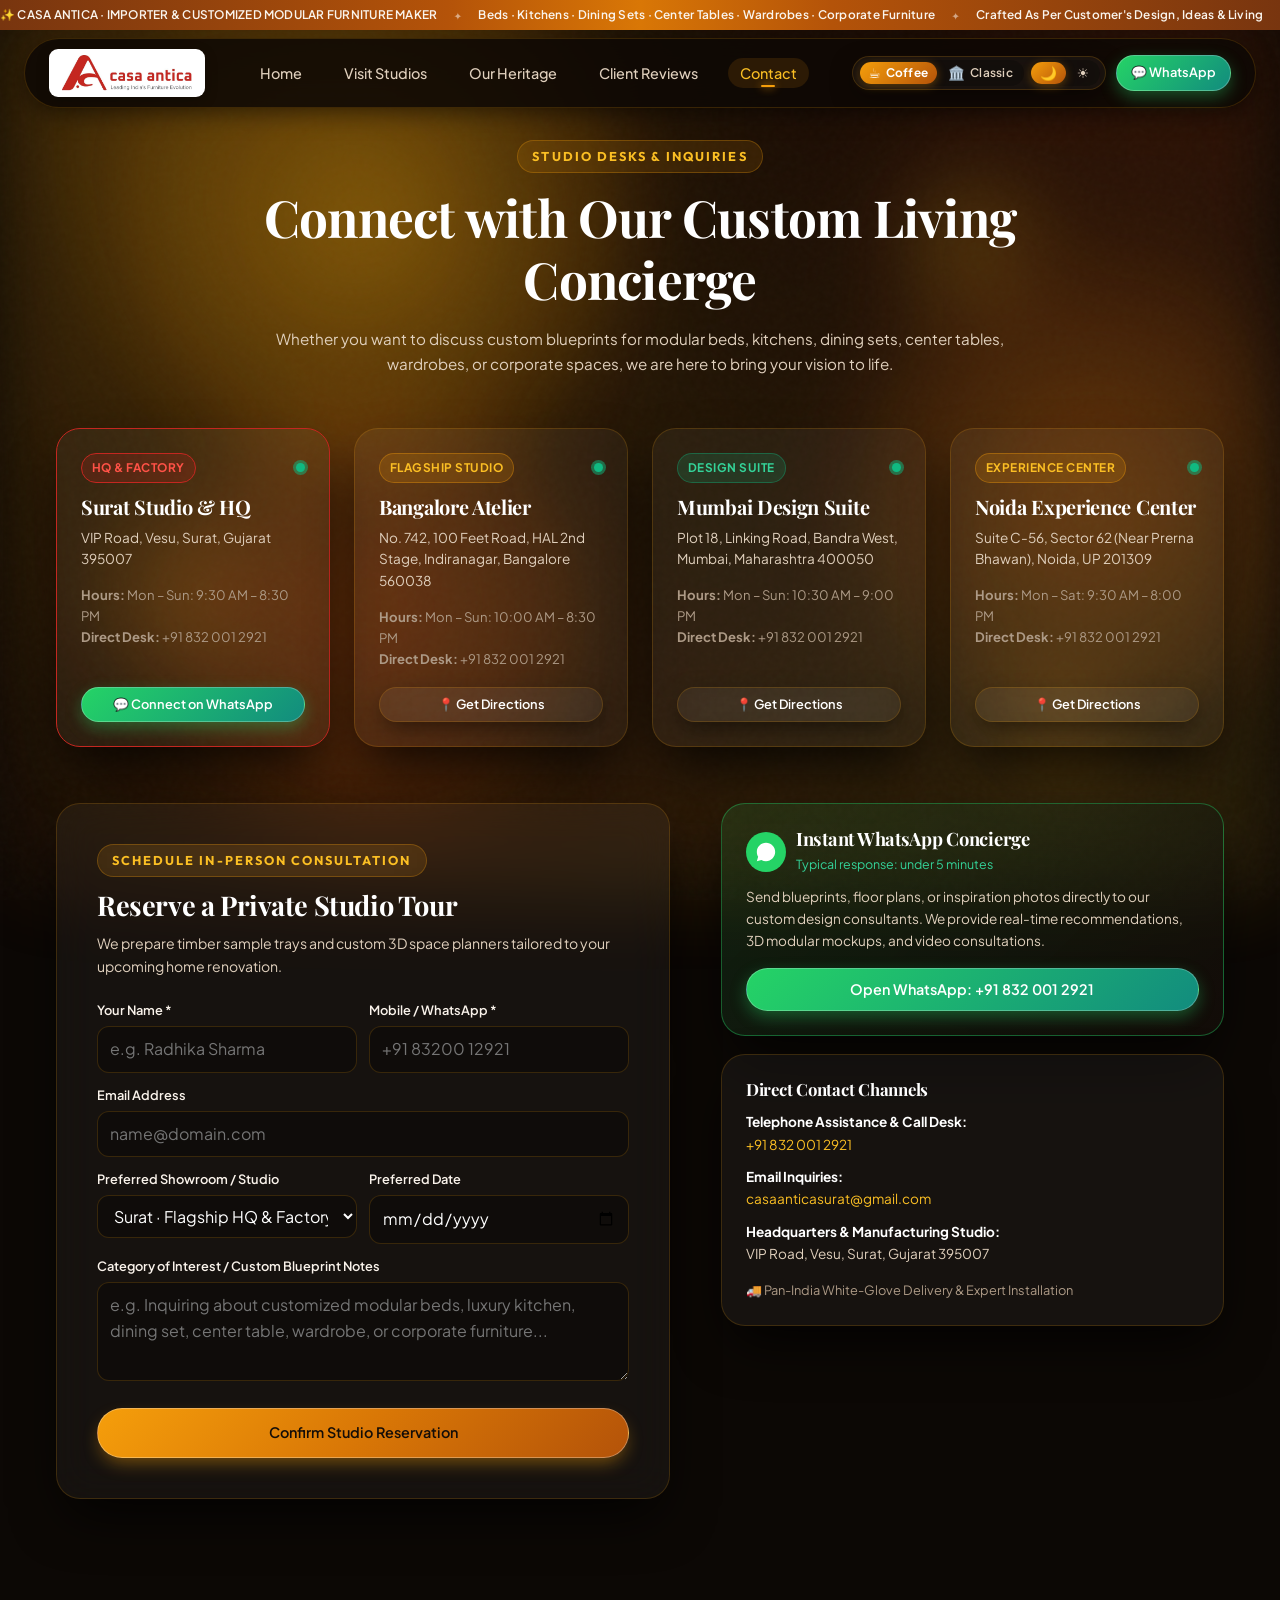
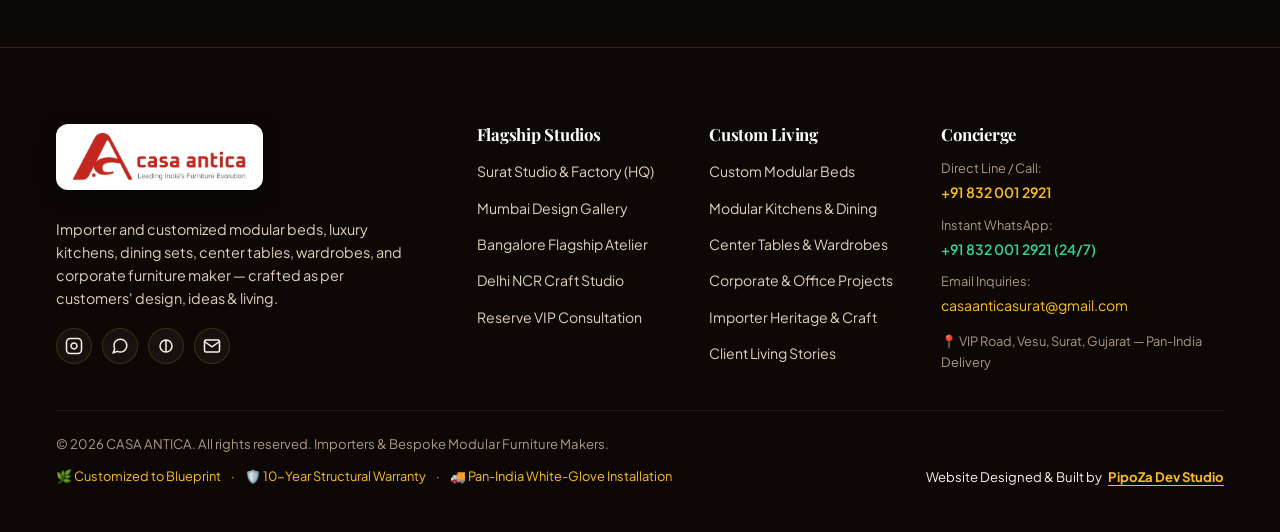
<file: contact.html>
<!DOCTYPE html>
<html lang="en" data-theme="dark">
<head>
  <meta charset="UTF-8">
  <meta name="viewport" content="width=device-width, initial-scale=1.0">
  <title>Contact & Showroom Studios — CASA ANTICA | Crafted by PipoZa Dev Studio</title>
  <meta name="description" content="Connect with CASA ANTICA concierge. Importer & customized modular furniture maker. Surat HQ, Bangalore, Mumbai, Noida. WhatsApp: +91 832 001 2921.">
  
  <link rel="icon" type="image/png" href="logo-symbol.png">

  <!-- Main Folder Stylesheets (No Sub-Folders) -->
  <link rel="stylesheet" href="style.css">
  <link rel="stylesheet" href="components.css">
  <link rel="stylesheet" href="animations.css">
  <link rel="stylesheet" href="responsive.css">

  <!-- Immediate Theme & Clean URL Initializer (Eliminates Flash & Cleans URL Bar to /index, /products) -->
  <script>
      try {
        let savedMode = localStorage.getItem('casa-mode') || 'coffee';
        let savedTheme = localStorage.getItem('casa-theme') || 'dark';
        if (savedTheme === 'classic') { savedMode = 'classic'; savedTheme = 'light'; }
        else if (savedTheme === 'default') { savedTheme = 'dark'; }
        if (!['coffee', 'classic'].includes(savedMode)) savedMode = 'coffee';
        if (!['dark', 'light'].includes(savedTheme)) savedTheme = 'dark';
        document.documentElement.setAttribute('data-mode', savedMode);
        document.documentElement.setAttribute('data-theme', savedTheme);
        document.documentElement.setAttribute('data-palette', savedMode + '-' + savedTheme);
      } catch (e) {}

        if (window.location.protocol.startsWith('http')) {
          const pathname = window.location.pathname;

          let baseDir = '/';
          if (window.location.hostname.endsWith('github.io')) {
            const parts = pathname.split('/').filter(Boolean);
            const userDomainPrefix = window.location.hostname.split('.')[0];
            if (parts.length > 0 && parts[0] !== userDomainPrefix) {
              baseDir = '/' + parts[0] + '/';
            }
          } else {
            const knownPages = ['index', 'home', 'experience-studios', 'about', 'reviews', 'contact'];
            const cleanPath = pathname.replace(/\/+$/, '');
            const lastSlash = cleanPath.lastIndexOf('/');
            const lastSegment = (lastSlash !== -1) ? cleanPath.substring(lastSlash + 1) : cleanPath;
            const cleanSegment = lastSegment.replace(/\.html$/, '');

            if (knownPages.includes(cleanSegment)) {
              baseDir = (lastSlash !== -1) ? cleanPath.substring(0, lastSlash + 1) : '/';
            } else {
              baseDir = cleanPath ? (cleanPath + '/') : '/';
            }
          }

          const cleanPath = pathname.replace(/\/+$/, '');
          const lastSlash = cleanPath.lastIndexOf('/');
          const lastSegment = (lastSlash !== -1) ? cleanPath.substring(lastSlash + 1) : cleanPath;
          const cleanSegment = lastSegment.replace(/\.html$/, '');

          let pageSlug = 'index';
          if (['experience-studios', 'about', 'reviews', 'contact'].includes(cleanSegment)) {
            pageSlug = cleanSegment;
          }

          const targetUrl = baseDir + pageSlug;
          if (pathname !== targetUrl) {
            window.history.replaceState(null, '', targetUrl + window.location.search + window.location.hash);
          }
        }
      } catch (e) {}
    })();
  </script>
</head>
<body>

  <div class="grain-overlay"></div>

  <!-- Ambient Moving Liquid Glass Canvas Background with Moving Color Gems -->
  <div class="ambient-bg" aria-hidden="true">
    <div class="ambient-mesh"></div>
    <div class="liquid-blob blob-amber-1"></div>
    <div class="liquid-blob blob-caramel-1"></div>
    <div class="liquid-blob blob-copper-1"></div>
    <div class="liquid-gem gem-amber"></div>
    <div class="liquid-gem gem-caramel"></div>
    <div class="liquid-gem gem-bronze"></div>
  </div>

  <!-- Top Announcement Bar (Continuous Luxury Marquee Ticker) -->
  <aside class="announcement-bar" aria-label="Craftsmanship Guild Announcement">
    <div class="announcement-track">
      <div class="announcement-slide">
        <span>✨ CASA ANTICA · IMPORTER & CUSTOMIZED MODULAR FURNITURE MAKER</span>
        <span class="ticker-sep">✦</span>
        <span>Beds · Kitchens · Dining Sets · Center Tables · Wardrobes · Corporate Furniture</span>
        <span class="ticker-sep">✦</span>
        <span>Crafted As Per Customer's Design, Ideas & Living</span>
        <span class="ticker-sep">✦</span>
        <span>Surat HQ & Pan-India Studios</span>
        <span class="ticker-sep">✦</span>
        <span class="pipoza-pill">Crafted by <a href="https://pipoza.s.gy/pipoza.in" target="_blank" rel="noopener">PipoZa Dev Studio</a></span>
        <span class="ticker-sep">✦</span>
        <span>📞 WhatsApp: +91 832 001 2921</span>
        <span class="ticker-sep">✦</span>
        <span>✉️ casaanticasurat@gmail.com</span>
        <span class="ticker-sep">✦</span>
      </div>
      <div class="announcement-slide" aria-hidden="true">
        <span>✨ CASA ANTICA · IMPORTER & CUSTOMIZED MODULAR FURNITURE MAKER</span>
        <span class="ticker-sep">✦</span>
        <span>Beds · Kitchens · Dining Sets · Center Tables · Wardrobes · Corporate Furniture</span>
        <span class="ticker-sep">✦</span>
        <span>Crafted As Per Customer's Design, Ideas & Living</span>
        <span class="ticker-sep">✦</span>
        <span>Surat HQ & Pan-India Studios</span>
        <span class="ticker-sep">✦</span>
        <span class="pipoza-pill">Crafted by <a href="https://pipoza.s.gy/pipoza.in" target="_blank" rel="noopener">PipoZa Dev Studio</a></span>
        <span class="ticker-sep">✦</span>
        <span>📞 WhatsApp: +91 832 001 2921</span>
        <span class="ticker-sep">✦</span>
        <span>✉️ casaanticasurat@gmail.com</span>
        <span class="ticker-sep">✦</span>
      </div>
    </div>
  </aside>

  <!-- Header -->
  <header class="navbar-wrapper">
    <nav class="navbar" aria-label="Main Navigation">
      <a href="index.html" class="brand-logo" aria-label="CASA ANTICA Homepage">
        <!-- Desktop / Full View: 1st Logo (With name) -->
        <div class="brand-logo-full">
          <img src="logo.png" alt="CASA ANTICA — Importer & Customized Modular Furniture Maker" />
        </div>
        <!-- Compact / Mobile View: 2nd Simple Logo + Name -->
        <div class="brand-logo-compact">
          <div class="logo-symbol">
            <img src="logo-symbol.png" alt="CASA ANTICA" />
          </div>
          <div class="brand-text">
            <span class="brand-name">CASA ANTICA</span>
          </div>
        </div>
      </a>

      <ul class="nav-links">
        <li><a href="index.html" class="nav-link">Home</a></li>
        <li><a href="experience-studios.html" class="nav-link">Visit Studios</a></li>
        <li><a href="about.html" class="nav-link">Our Heritage</a></li>
        <li><a href="reviews.html" class="nav-link">Client Reviews</a></li>
        <li><a href="contact.html" class="nav-link active">Contact</a></li>
      </ul>

      <div class="nav-actions">
        <!-- Dual Mode & Theme Palette Controller -->
        <div class="palette-controller" role="region" aria-label="Color Mode and Theme Selector">
          <!-- Mode Pill: Coffee vs Classic -->
          <div class="palette-segmented mode-segmented" role="radiogroup" aria-label="Design Mode">
            <button type="button" class="palette-seg-btn active" data-mode-val="coffee" title="Coffee Mode (Warm Artisan Woods)">
              <span class="seg-icon">☕</span>
              <span class="seg-label">Coffee</span>
            </button>
            <button type="button" class="palette-seg-btn" data-mode-val="classic" title="Classic Mode (Signature White & #C42720)">
              <span class="seg-icon">🏛️</span>
              <span class="seg-label">Classic</span>
            </button>
          </div>
          
          <!-- Theme Pill: Dark vs Light -->
          <div class="palette-segmented theme-segmented" role="radiogroup" aria-label="Visual Theme">
            <button type="button" class="palette-seg-btn active" data-theme-val="dark" title="Dark Theme">
              <span class="seg-icon">🌙</span>
            </button>
            <button type="button" class="palette-seg-btn" data-theme-val="light" title="Light Theme">
              <span class="seg-icon">☀️</span>
            </button>
          </div>
        </div>

        <!-- Quick Fallback / Mobile Theme Cycle Button -->
        <button class="action-icon-btn theme-toggle-btn" aria-label="Cycle atmospheric mode and theme" title="Cycle Atmosphere">
          <svg width="18" height="18" viewBox="0 0 24 24" fill="none" stroke="currentColor" stroke-width="2">
            <path d="M21 12.79A9 9 0 1 1 11.21 3 7 7 0 0 0 21 12.79z"/>
          </svg>
        </button>

        <a href="https://wa.me/918320012921?text=Hi%20CASA%20ANTICA!%20I%20would%20like%20to%20consult%20on%20customized%20modular%20furniture." target="_blank" rel="noopener" class="btn btn-whatsapp btn-sm">
          💬 WhatsApp
        </a>

        <button class="mobile-toggle" aria-label="Open menu">
          <svg width="20" height="20" viewBox="0 0 24 24" fill="none" stroke="currentColor" stroke-width="2"><line x1="3" y1="12" x2="21" y2="12"/><line x1="3" y1="6" x2="21" y2="6"/><line x1="3" y1="18" x2="21" y2="18"/></svg>
        </button>
      </div>
    </nav>
  </header>

  <main style="padding-top: 24px; padding-bottom: 72px;">
    <div class="container">
      
      <!-- Contact Header -->
      <div class="section-header reveal-init">
        <div class="section-eyebrow">Studio Desks & Inquiries</div>
        <h1 style="font-size: clamp(2.2rem, 4vw, 3.4rem); margin-bottom: 16px;">Connect with Our Custom Living Concierge</h1>
        <p class="section-subtitle">
          Whether you want to discuss custom blueprints for modular beds, kitchens, dining sets, center tables, wardrobes, or corporate spaces, we are here to bring your vision to life.
        </p>
      </div>

      <!-- Experience Center Cards (Horizontal Scroll on Mobile) -->
      <div class="grid-4 horizontal-scroll-mobile reveal-init" style="margin-bottom: 56px;">
        
        <!-- Surat HQ & Factory -->
        <div class="glass-card" style="padding: 24px; display: flex; flex-direction: column; border: 1px solid var(--classic-red, #c42720);">
          <div style="display: flex; align-items: center; justify-content: space-between; margin-bottom: 12px;">
            <span class="badge-pill badge-red" style="background: rgba(196, 39, 32, 0.2); color: #ff5247; border: 1px solid #c42720;">HQ & Factory</span>
            <div class="beacon-dot" title="Open Today"></div>
          </div>
          <h3 style="font-size: 1.25rem; margin-bottom: 8px;">Surat Studio & HQ</h3>
          <p style="font-size: 0.85rem; color: var(--text-sand); line-height: 1.6; margin-bottom: 14px;">
            VIP Road, Vesu, Surat, Gujarat 395007
          </p>
          <div style="font-size: 0.82rem; color: var(--text-muted); margin-bottom: 18px; line-height: 1.6;">
            <strong>Hours:</strong> Mon – Sun: 9:30 AM – 8:30 PM<br/>
            <strong>Direct Desk:</strong> +91 832 001 2921
          </div>
          <a href="https://wa.me/918320012921?text=Hi%20CASA%20ANTICA!%20I%20would%20like%20to%20visit%20the%20Surat%20Headquarters." target="_blank" rel="noopener" class="btn btn-whatsapp btn-sm" style="margin-top: auto;">
            💬 Connect on WhatsApp
          </a>
        </div>

        <!-- Bangalore -->
        <div class="glass-card" style="padding: 24px; display: flex; flex-direction: column;">
          <div style="display: flex; align-items: center; justify-content: space-between; margin-bottom: 12px;">
            <span class="badge-pill badge-amber">Flagship Studio</span>
            <div class="beacon-dot" title="Open Today"></div>
          </div>
          <h3 style="font-size: 1.25rem; margin-bottom: 8px;">Bangalore Atelier</h3>
          <p style="font-size: 0.85rem; color: var(--text-sand); line-height: 1.6; margin-bottom: 14px;">
            No. 742, 100 Feet Road, HAL 2nd Stage, Indiranagar, Bangalore 560038
          </p>
          <div style="font-size: 0.82rem; color: var(--text-muted); margin-bottom: 18px; line-height: 1.6;">
            <strong>Hours:</strong> Mon – Sun: 10:00 AM – 8:30 PM<br/>
            <strong>Direct Desk:</strong> +91 832 001 2921
          </div>
          <a href="https://maps.google.com" target="_blank" rel="noopener" class="btn btn-secondary btn-sm" style="margin-top: auto;">
            📍 Get Directions
          </a>
        </div>

        <!-- Mumbai -->
        <div class="glass-card" style="padding: 24px; display: flex; flex-direction: column;">
          <div style="display: flex; align-items: center; justify-content: space-between; margin-bottom: 12px;">
            <span class="badge-pill badge-green">Design Suite</span>
            <div class="beacon-dot" title="Open Today"></div>
          </div>
          <h3 style="font-size: 1.25rem; margin-bottom: 8px;">Mumbai Design Suite</h3>
          <p style="font-size: 0.85rem; color: var(--text-sand); line-height: 1.6; margin-bottom: 14px;">
            Plot 18, Linking Road, Bandra West, Mumbai, Maharashtra 400050
          </p>
          <div style="font-size: 0.82rem; color: var(--text-muted); margin-bottom: 18px; line-height: 1.6;">
            <strong>Hours:</strong> Mon – Sun: 10:30 AM – 9:00 PM<br/>
            <strong>Direct Desk:</strong> +91 832 001 2921
          </div>
          <a href="https://maps.google.com" target="_blank" rel="noopener" class="btn btn-secondary btn-sm" style="margin-top: auto;">
            📍 Get Directions
          </a>
        </div>

        <!-- Noida -->
        <div class="glass-card" style="padding: 24px; display: flex; flex-direction: column;">
          <div style="display: flex; align-items: center; justify-content: space-between; margin-bottom: 12px;">
            <span class="badge-pill badge-amber">Experience Center</span>
            <div class="beacon-dot" title="Open Today"></div>
          </div>
          <h3 style="font-size: 1.25rem; margin-bottom: 8px;">Noida Experience Center</h3>
          <p style="font-size: 0.85rem; color: var(--text-sand); line-height: 1.6; margin-bottom: 14px;">
            Suite C-56, Sector 62 (Near Prerna Bhawan), Noida, UP 201309
          </p>
          <div style="font-size: 0.82rem; color: var(--text-muted); margin-bottom: 18px; line-height: 1.6;">
            <strong>Hours:</strong> Mon – Sat: 9:30 AM – 8:00 PM<br/>
            <strong>Direct Desk:</strong> +91 832 001 2921
          </div>
          <a href="https://maps.google.com" target="_blank" rel="noopener" class="btn btn-secondary btn-sm" style="margin-top: auto;">
            📍 Get Directions
          </a>
        </div>

      </div>

      <!-- VIP Tour Booking Form & Direct Desks Split -->
      <div style="display: grid; grid-template-columns: 1.1fr 0.9fr; gap: clamp(28px, 4vw, 52px);" class="grid-2">
        
        <!-- Booking Form -->
        <div class="glass-card reveal-init" style="padding: clamp(24px, 3.5vw, 40px);">
          <div class="section-eyebrow" style="margin-bottom: 12px;">Schedule In-Person Consultation</div>
          <h2 style="font-size: 1.7rem; margin-bottom: 10px;">Reserve a Private Studio Tour</h2>
          <p style="font-size: 0.88rem; color: var(--text-sand); margin-bottom: 22px;">
            We prepare timber sample trays and custom 3D space planners tailored to your upcoming home renovation.
          </p>

          <form id="vip-booking-form" onsubmit="handleBookingSubmit(event)">
            <div style="display: grid; grid-template-columns: 1fr 1fr; gap: 12px; margin-bottom: 12px;" class="grid-2">
              <div>
                <label style="font-size: 0.8rem; font-weight: 600; color: var(--text-cream); display: block; margin-bottom: 5px;">Your Name *</label>
                <input type="text" required placeholder="e.g. Radhika Sharma" style="width: 100%; padding: 9px 12px; border-radius: var(--radius-sm); background: rgba(0,0,0,0.3); border: 1px solid var(--glass-border); color: #fff;" />
              </div>
              <div>
                <label style="font-size: 0.8rem; font-weight: 600; color: var(--text-cream); display: block; margin-bottom: 5px;">Mobile / WhatsApp *</label>
                <input type="tel" required placeholder="+91 83200 12921" style="width: 100%; padding: 9px 12px; border-radius: var(--radius-sm); background: rgba(0,0,0,0.3); border: 1px solid var(--glass-border); color: #fff;" />
              </div>
            </div>

            <div style="margin-bottom: 12px;">
              <label style="font-size: 0.8rem; font-weight: 600; color: var(--text-cream); display: block; margin-bottom: 5px;">Email Address</label>
              <input type="email" placeholder="name@domain.com" style="width: 100%; padding: 9px 12px; border-radius: var(--radius-sm); background: rgba(0,0,0,0.3); border: 1px solid var(--glass-border); color: #fff;" />
            </div>

            <div style="display: grid; grid-template-columns: 1fr 1fr; gap: 12px; margin-bottom: 12px;" class="grid-2">
              <div>
                <label style="font-size: 0.8rem; font-weight: 600; color: var(--text-cream); display: block; margin-bottom: 5px;">Preferred Showroom / Studio</label>
                <select style="width: 100%; padding: 9px 12px; border-radius: var(--radius-sm); background: rgba(0,0,0,0.3); border: 1px solid var(--glass-border); color: #fff; cursor: pointer;">
                  <option value="surat" style="background: #1a120c;" selected>Surat · Flagship HQ & Factory (VIP Rd, Vesu)</option>
                  <option value="bangalore" style="background: #1a120c;">Bangalore · Indiranagar</option>
                  <option value="mumbai" style="background: #1a120c;">Mumbai · Bandra West</option>
                  <option value="noida" style="background: #1a120c;">Noida · Sector 62</option>
                </select>
              </div>
              <div>
                <label style="font-size: 0.8rem; font-weight: 600; color: var(--text-cream); display: block; margin-bottom: 5px;">Preferred Date</label>
                <input type="date" style="width: 100%; padding: 9px 12px; border-radius: var(--radius-sm); background: rgba(0,0,0,0.3); border: 1px solid var(--glass-border); color: #fff;" />
              </div>
            </div>

            <div style="margin-bottom: 20px;">
              <label style="font-size: 0.8rem; font-weight: 600; color: var(--text-cream); display: block; margin-bottom: 5px;">Category of Interest / Custom Blueprint Notes</label>
              <textarea rows="3" placeholder="e.g. Inquiring about customized modular beds, luxury kitchen, dining set, center table, wardrobe, or corporate furniture..." style="width: 100%; padding: 9px 12px; border-radius: var(--radius-sm); background: rgba(0,0,0,0.3); border: 1px solid var(--glass-border); color: #fff;"></textarea>
            </div>

            <button type="submit" class="btn btn-primary" style="width: 100%; padding: 12px;">
              Confirm Studio Reservation
            </button>
          </form>
        </div>

        <!-- Direct Desks & WhatsApp Box -->
        <div style="display: flex; flex-direction: column; gap: 18px;" class="reveal-init reveal-delay-2">
          
          <div class="glass-card" style="padding: 24px; background: linear-gradient(135deg, rgba(37, 211, 102, 0.12) 0%, rgba(22, 14, 10, 0.7) 100%); border: 1px solid rgba(37, 211, 102, 0.4);">
            <div style="display: flex; align-items: center; gap: 10px; margin-bottom: 10px;">
              <div style="width: 40px; height: 40px; border-radius: 50%; background: #25d366; display: flex; align-items: center; justify-content: center; color: #fff;">
                <svg width="22" height="22" viewBox="0 0 24 24" fill="currentColor"><path d="M12 2C6.477 2 2 6.477 2 12c0 1.891.524 3.662 1.438 5.178L2 22l4.981-1.398A9.957 9.957 0 0 0 12 22c5.523 0 10-4.477 10-10S17.523 2 12 2z"/></svg>
              </div>
              <div>
                <h3 style="font-size: 1.15rem; margin: 0; color: #fff;">Instant WhatsApp Concierge</h3>
                <span style="font-size: 0.78rem; color: #34d399;">Typical response: under 5 minutes</span>
              </div>
            </div>
            <p style="font-size: 0.85rem; color: var(--text-sand); line-height: 1.6; margin-bottom: 16px;">
              Send blueprints, floor plans, or inspiration photos directly to our custom design consultants. We provide real-time recommendations, 3D modular mockups, and video consultations.
            </p>
            <a href="https://wa.me/918320012921?text=Hi%20CASA%20ANTICA!%20I%20would%20like%20to%20connect%20with%20a%20customized%20modular%20furniture%20concierge." target="_blank" rel="noopener" class="btn btn-whatsapp" style="width: 100%;">
              Open WhatsApp: +91 832 001 2921
            </a>
          </div>

          <div class="glass-card" style="padding: 24px;">
            <h4 style="font-size: 1.05rem; margin-bottom: 12px;">Direct Contact Channels</h4>
            <div style="display: flex; flex-direction: column; gap: 10px; font-size: 0.85rem; color: var(--text-sand);">
              <div>
                <strong style="color: #fff; display: block;">Telephone Assistance & Call Desk:</strong>
                <a href="tel:+918320012921" style="color: var(--amber-light);">+91 832 001 2921</a>
              </div>
              <div>
                <strong style="color: #fff; display: block;">Email Inquiries:</strong>
                <a href="mailto:casaanticasurat@gmail.com" style="color: var(--amber-light);">casaanticasurat@gmail.com</a>
              </div>
              <div>
                <strong style="color: #fff; display: block;">Headquarters & Manufacturing Studio:</strong>
                <span>VIP Road, Vesu, Surat, Gujarat 395007</span>
              </div>
              <div style="font-size: 0.80rem; color: var(--text-muted); margin-top: 4px;">
                🚚 Pan-India White-Glove Delivery & Expert Installation
              </div>
            </div>
          </div>

        </div>

      </div>

    </div>
  </main>

  <!-- ==========================================================================
       SITE FOOTER (UNIFIED ACROSS ALL PAGES)
       ========================================================================== -->
  <footer class="site-footer">
    <div class="container">
      <div class="footer-grid">
        <!-- Col 1: Brand & Craft Philosophy -->
        <div class="footer-brand">
          <a href="index.html" class="footer-brand-link" aria-label="CASA ANTICA Homepage">
            <div class="footer-logo-card">
              <img src="logo.png" alt="CASA ANTICA — Importer & Customized Modular Furniture Maker" class="footer-logo-img" />
            </div>
          </a>
          <p>
            Importer and customized modular beds, luxury kitchens, dining sets, center tables, wardrobes, and corporate furniture maker — crafted as per customers' design, ideas & living.
          </p>
          <div class="footer-social-links">
            <a href="https://instagram.com" target="_blank" rel="noopener" class="footer-social-btn" aria-label="Instagram">
              <svg width="18" height="18" viewBox="0 0 24 24" fill="none" stroke="currentColor" stroke-width="2"><rect x="2" y="2" width="20" height="20" rx="5" ry="5"></rect><path d="M16 11.37A4 4 0 1 1 12.63 8 4 4 0 0 1 16 11.37z"></path><line x1="17.5" y1="6.5" x2="17.51" y2="6.5"></line></svg>
            </a>
            <a href="https://wa.me/918320012921" target="_blank" rel="noopener" class="footer-social-btn" aria-label="WhatsApp">
              <svg width="18" height="18" viewBox="0 0 24 24" fill="none" stroke="currentColor" stroke-width="2"><path d="M21 11.5a8.38 8.38 0 0 1-.9 3.8 8.5 8.5 0 0 1-7.6 4.7 8.38 8.38 0 0 1-3.8-.9L3 21l1.9-5.7a8.38 8.38 0 0 1-.9-3.8 8.5 8.5 0 0 1 4.7-7.6 8.38 8.38 0 0 1 3.8-.9h.5a8.48 8.48 0 0 1 8 8v.5z"></path></svg>
            </a>
            <a href="https://pinterest.com" target="_blank" rel="noopener" class="footer-social-btn" aria-label="Pinterest">
              <svg width="18" height="18" viewBox="0 0 24 24" fill="none" stroke="currentColor" stroke-width="2"><line x1="12" y1="4" x2="12" y2="20"></line><circle cx="12" cy="12" r="8"></circle></svg>
            </a>
            <a href="mailto:casaanticasurat@gmail.com" class="footer-social-btn" aria-label="Email Concierge">
              <svg width="18" height="18" viewBox="0 0 24 24" fill="none" stroke="currentColor" stroke-width="2"><path d="M4 4h16c1.1 0 2 .9 2 2v12c0 1.1-.9 2-2 2H4c-1.1 0-2-.9-2-2V6c0-1.1.9-2 2-2z"></path><polyline points="22,6 12,13 2,6"></polyline></svg>
            </a>
          </div>
        </div>

        <!-- Col 2: Flagship Studios -->
        <div>
          <h4 class="footer-col-title">Flagship Studios</h4>
          <ul class="footer-links-list">
            <li><a href="experience-studios.html#surat" class="footer-link">Surat Studio & Factory (HQ)</a></li>
            <li><a href="experience-studios.html#mumbai" class="footer-link">Mumbai Design Gallery</a></li>
            <li><a href="experience-studios.html#bangalore" class="footer-link">Bangalore Flagship Atelier</a></li>
            <li><a href="experience-studios.html#noida" class="footer-link">Delhi NCR Craft Studio</a></li>
            <li><a href="experience-studios.html#reserve-tour" class="footer-link">Reserve VIP Consultation</a></li>
          </ul>
        </div>

        <!-- Col 3: Craftsmanship & Atelier -->
        <div>
          <h4 class="footer-col-title">Custom Living</h4>
          <ul class="footer-links-list">
            <li><a href="index.html#pillars" class="footer-link">Custom Modular Beds</a></li>
            <li><a href="index.html#pillars" class="footer-link">Modular Kitchens & Dining</a></li>
            <li><a href="index.html#pillars" class="footer-link">Center Tables & Wardrobes</a></li>
            <li><a href="index.html#pillars" class="footer-link">Corporate & Office Projects</a></li>
            <li><a href="about.html" class="footer-link">Importer Heritage & Craft</a></li>
            <li><a href="reviews.html" class="footer-link">Client Living Stories</a></li>
          </ul>
        </div>

        <!-- Col 4: Concierge & Direct Connect -->
        <div>
          <h4 class="footer-col-title">Concierge</h4>
          <div style="display: flex; flex-direction: column; gap: 10px; font-size: 0.88rem; color: var(--text-sand);">
            <div>
              <span style="color: var(--text-muted); font-size: 0.80rem; display: block; margin-bottom: 2px;">Direct Line / Call:</span>
              <a href="tel:+918320012921" style="color: var(--amber-light); font-weight: 600;">+91 832 001 2921</a>
            </div>
            <div>
              <span style="color: var(--text-muted); font-size: 0.80rem; display: block; margin-bottom: 2px;">Instant WhatsApp:</span>
              <a href="https://wa.me/918320012921" target="_blank" rel="noopener" style="color: #34d399; font-weight: 600;">+91 832 001 2921 (24/7)</a>
            </div>
            <div>
              <span style="color: var(--text-muted); font-size: 0.80rem; display: block; margin-bottom: 2px;">Email Inquiries:</span>
              <a href="mailto:casaanticasurat@gmail.com" style="color: var(--amber-light);">casaanticasurat@gmail.com</a>
            </div>
            <div style="font-size: 0.80rem; color: var(--text-muted); margin-top: 4px;">
              📍 VIP Road, Vesu, Surat, Gujarat — Pan-India Delivery
            </div>
          </div>
        </div>
      </div>

      <!-- Footer Bottom Bar -->
      <div class="footer-bottom">
        <div>
          © 2026 CASA ANTICA. All rights reserved. Importers & Bespoke Modular Furniture Makers.
        </div>
        <div class="footer-trust-tags">
          <span>🌿 Customized to Blueprint</span>
          <span>·</span>
          <span>🛡️ 10-Year Structural Warranty</span>
          <span>·</span>
          <span>🚚 Pan-India White-Glove Installation</span>
        </div>
        <div class="pipoza-footer-credit">
          <span>Website Designed & Built by</span>
          <a href="https://pipoza.s.gy/pipoza.in" target="_blank" rel="noopener">PipoZa Dev Studio</a>
        </div>
      </div>
    </div>
  </footer>

  <div class="mobile-nav-drawer" role="dialog" aria-modal="true">
    <div class="mobile-drawer-content">
      <div style="display: flex; justify-content: space-between; align-items: center;">
        <a href="index.html" class="drawer-brand-card" aria-label="CASA ANTICA Homepage">
          <img src="logo.png" alt="CASA ANTICA" class="drawer-logo-img" />
        </a>
        <button class="action-icon-btn mobile-drawer-close"><svg width="20" height="20" viewBox="0 0 24 24" fill="none" stroke="currentColor" stroke-width="2"><line x1="18" y1="6" x2="6" y2="18"/><line x1="6" y1="6" x2="18" y2="18"/></svg></button>
      </div>
      <div class="mobile-drawer-links">
        <a href="index.html" class="mobile-drawer-link">Home</a>
        <a href="experience-studios.html" class="mobile-drawer-link">Visit Physical Studios</a>
        <a href="about.html" class="mobile-drawer-link">Our Heritage & Story</a>
        <a href="reviews.html" class="mobile-drawer-link">Client Reviews & Photos</a>
        <a href="contact.html" class="mobile-drawer-link active">Contact & Inquiries</a>
      </div>

      <div style="margin-top: auto; display: flex; flex-direction: column; gap: 12px;">
        <a href="https://wa.me/918320012921?text=Hi%20CASA%20ANTICA!%20I%20would%20like%20to%20inquire%20about%20customized%20modular%20furniture." class="btn btn-whatsapp" style="width: 100%;">
          💬 WhatsApp: +91 832 001 2921
        </a>
        <!-- Atmospheric Mode & Theme Switcher (3x Richer Drawer Experience) -->
        <div class="drawer-palette-box">
          <div class="drawer-palette-header">
            <span class="drawer-palette-title">Atmosphere Mode</span>
            <span class="drawer-palette-badge" id="drawerActivePaletteBadge">☕ Coffee · 🌙 Obsidian Dark</span>
          </div>

          <!-- Mode Row: Coffee vs Classic -->
          <div class="drawer-segmented-row" role="radiogroup" aria-label="Atmospheric Mode">
            <button type="button" class="drawer-mode-btn active" data-mode-val="coffee" title="Coffee Mode (Warm Artisan Woods)">
              <span>☕ Coffee</span>
            </button>
            <button type="button" class="drawer-mode-btn" data-mode-val="classic" title="Classic Mode (Signature White & #C42720)">
              <span>🏛️ Classic</span>
            </button>
          </div>

          <!-- Theme Row: Dark vs Light -->
          <div class="drawer-theme-row" role="radiogroup" aria-label="Visual Theme">
            <button type="button" class="drawer-theme-btn active" data-theme-val="dark" title="Dark Theme">
              <span>🌙 Dark</span>
            </button>
            <button type="button" class="drawer-theme-btn" data-theme-val="light" title="Light Theme">
              <span>☀️ Light</span>
            </button>
          </div>
        </div>
      </div>
    </div>
  </div>

  <!-- Mobile Floating Action Dock (Thumb Bar — Instant Physical & Direct Access) -->
  <aside class="mobile-action-dock" aria-label="Mobile Quick Actions">
    <a href="https://wa.me/918320012921?text=Hi%20CASA%20ANTICA!%20I%20would%20like%20to%20discuss%20a%20custom%20order." class="dock-item dock-item-whatsapp" aria-label="WhatsApp">
      <svg viewBox="0 0 24 24" fill="currentColor"><path d="M12 2C6.477 2 2 6.477 2 12c0 1.891.524 3.662 1.438 5.178L2 22l4.981-1.398A9.957 9.957 0 0 0 12 22c5.523 0 10-4.477 10-10S17.523 2 12 2z"/></svg>
      <span>WhatsApp</span>
    </a>
    <a href="tel:+918320012921" class="dock-item" aria-label="Call Us">
      <svg viewBox="0 0 24 24" fill="none" stroke="currentColor" stroke-width="2"><path d="M22 16.92v3a2 2 0 0 1-2.18 2 19.79 19.79 0 0 1-8.63-3.07 19.5 19.5 0 0 1-6-6 19.79 19.79 0 0 1-3.07-8.67A2 2 0 0 1 4.11 2h3a2 2 0 0 1 2 1.72 12.84 12.84 0 0 0 .7 2.81 2 2 0 0 1-.45 2.11L8.09 9.91a16 16 0 0 0 6 6l1.27-1.27a2 2 0 0 1 2.11-.45 12.84 12.84 0 0 0 2.81.7A2 2 0 0 1 22 16.92z"/></svg>
      <span>Call Desk</span>
    </a>
    <a href="experience-studios.html" class="dock-item" aria-label="Experience Studios">
      <svg viewBox="0 0 24 24" fill="none" stroke="currentColor" stroke-width="2"><path d="M3 9l9-7 9 7v11a2 2 0 0 1-2 2H5a2 2 0 0 1-2-2z"/><polyline points="9 22 9 12 15 12 15 22"/></svg>
      <span>Studios</span>
    </a>
    <a href="contact.html" class="dock-item active" aria-label="Contact">
      <svg viewBox="0 0 24 24" fill="none" stroke="currentColor" stroke-width="2"><path d="M21 10c0 7-9 13-9 13s-9-6-9-13a9 9 0 0 1 18 0z"/><circle cx="12" cy="10" r="3"/></svg>
      <span>Contact</span>
    </a>
  </aside>

  <!-- Main Folder Scripts (No Sub-Folders) -->
  <script src="products-data.js"></script>
  <script src="main.js"></script>
  <script src="animations.js"></script>

  <script>
    function handleBookingSubmit(e) {
      e.preventDefault();
      showToast('Reservation Request Received! Our studio manager will confirm your slot on WhatsApp.');
      e.target.reset();
    }
  </script>
</body>
</html>
</file>
<file: style.css>
/* ==========================================================================
   CASA ANTICA — LUXURY LIQUID GLASS DESIGN SYSTEM & TOKENS
   Crafted & Engineered by PipoZa Dev Studio (https://pipoza.s.gy/pipoza.in)
   3 Signature Themes:
     1. Dark (Default — Deep Obsidian Espresso Night)
     2. Light (Toasted Almond Sand & Caramel Latte — Rich Non-White)
     3. Classic (Casa Antica Signature White & #C42720 Logo Colors with Multi-Hue UI Accents)
   ========================================================================== */

@import url('https://fonts.googleapis.com/css2?family=Plus+Jakarta+Sans:ital,wght@0,300;0,400;0,500;0,600;0,700;0,800;1,400&family=Playfair+Display:ital,wght@0,400;0,500;0,600;0,700;0,900;1,400;1,600&family=Outfit:wght@300;400;500;600;700&display=swap');

:root {
  /* CASA ANTICA Official Brand Identity */
  --brand-red: #c42720;
  --brand-red-glow: rgba(196, 39, 32, 0.35);

  /* ==========================================================================
     DEFAULT / MODE: COFFEE | THEME: DARK (DEEP OBSIDIAN ESPRESSO NIGHT)
     ========================================================================== */
  --bg-primary: #0c0805;           /* Obsidian espresso canvas */
  --bg-secondary: #150e08;         /* Aged chestnut surface */
  --bg-tertiary: #1f140c;          /* Deep smoked mahogany */
  --bg-surface: rgba(24, 16, 10, 0.82);
  --bg-elevated: rgba(34, 23, 14, 0.94);

  /* Amber & Honey Glows */
  --amber-primary: #f59e0b;
  --amber-light: #fbbf24;
  --amber-shimmer: #fde68a;
  --amber-glow: rgba(245, 158, 11, 0.35);
  --amber-deep: #b45309;

  /* Rich Wood Caramel & Terracotta */
  --caramel-rich: #c27803;
  --caramel-soft: #df8f15;
  --terracotta: #c2410c;
  --copper-accent: #e06d44;
  --brass-gold: #d4af37;
  --gold-accent: #d4af37;

  /* Multi-Hue UI Accents */
  --success-emerald: #10b981;
  --azure-blue: #3b82f6;
  --violet-accent: #8b5cf6;
  --rose-accent: #f43f5e;

  /* Text Hierarchy */
  --text-pure: #ffffff;
  --text-cream: #faf3eb;
  --text-sand: #e0d0bd;
  --text-muted: #ad9a86;
  --text-faint: #6c5a4a;

  /* Liquid Glass Styles */
  --glass-bg: rgba(255, 255, 255, 0.045);
  --glass-bg-hover: rgba(255, 255, 255, 0.09);
  --glass-border: rgba(245, 158, 11, 0.18);
  --glass-border-hover: rgba(251, 191, 36, 0.42);
  --glass-blur: blur(20px);
  --glass-blur-deep: blur(32px);
  --glass-shadow: 0 24px 54px -12px rgba(0, 0, 0, 0.85);
  --glass-shadow-sm: 0 8px 24px -4px rgba(0, 0, 0, 0.55);
  --glass-shadow-lg: 0 32px 64px -16px rgba(0, 0, 0, 0.90);

  /* Typography Fonts */
  --font-heading: 'Playfair Display', Georgia, serif;
  --font-sans: 'Plus Jakarta Sans', system-ui, -apple-system, sans-serif;
  --font-accent: 'Outfit', sans-serif;

  /* Spacing Scale */
  --space-xs: 8px;
  --space-sm: 14px;
  --space-md: 20px;
  --space-lg: 32px;
  --space-xl: 48px;

  /* Radii */
  --radius-xs: 6px;
  --radius-sm: 12px;
  --radius-md: 18px;
  --radius-lg: 24px;
  --radius-pill: 9999px;

  /* Transitions */
  --ease-smooth: cubic-bezier(0.16, 1, 0.3, 1);
  --transition-fast: 0.2s var(--ease-smooth);
  --transition-normal: 0.35s var(--ease-smooth);

  /* Containers */
  --container-max: 1240px;
  --container-pad: clamp(16px, 3.5vw, 36px);
}

/* ==========================================================================
   MODE 1: COFFEE | THEME: DARK (PALETTE: coffee-dark)
   Deep roasted obsidian espresso, smoked mahogany, honey amber, terracotta
   ========================================================================== */
[data-mode="coffee"][data-theme="dark"],
[data-palette="coffee-dark"],
[data-theme="dark"]:not([data-mode="classic"]) {
  --bg-primary: #0c0805;
  --bg-secondary: #150e08;
  --bg-tertiary: #1f140c;
  --bg-surface: rgba(24, 16, 10, 0.82);
  --bg-elevated: rgba(34, 23, 14, 0.94);

  --brand-red: #c42720;
  --brand-red-glow: rgba(196, 39, 32, 0.35);

  --amber-primary: #f59e0b;
  --amber-light: #fbbf24;
  --amber-shimmer: #fde68a;
  --amber-glow: rgba(245, 158, 11, 0.35);
  --amber-deep: #b45309;

  --caramel-rich: #c27803;
  --caramel-soft: #df8f15;
  --terracotta: #c2410c;
  --copper-accent: #e06d44;
  --brass-gold: #d4af37;
  --gold-accent: #d4af37;

  --success-emerald: #10b981;
  --azure-blue: #3b82f6;
  --violet-accent: #8b5cf6;
  --rose-accent: #f43f5e;

  --text-pure: #ffffff;
  --text-cream: #faf3eb;
  --text-sand: #e0d0bd;
  --text-muted: #ad9a86;
  --text-faint: #6c5a4a;

  --glass-bg: rgba(255, 255, 255, 0.045);
  --glass-bg-hover: rgba(255, 255, 255, 0.09);
  --glass-border: rgba(245, 158, 11, 0.18);
  --glass-border-hover: rgba(251, 191, 36, 0.42);
  --glass-shadow: 0 24px 54px -12px rgba(0, 0, 0, 0.85);
  --glass-shadow-sm: 0 8px 24px -4px rgba(0, 0, 0, 0.55);
  --glass-shadow-lg: 0 32px 64px -16px rgba(0, 0, 0, 0.90);
}

/* ==========================================================================
   MODE 1: COFFEE | THEME: LIGHT (PALETTE: coffee-light)
   Toasted almond sand, caramel latte, warm organic French oak & parchment
   ========================================================================== */
[data-mode="coffee"][data-theme="light"],
[data-palette="coffee-light"],
[data-theme="light"]:not([data-mode="classic"]) {
  --bg-primary: #e8dec8;           /* Toasted almond sand canvas */
  --bg-secondary: #ded2ba;         /* Caramel oat surface */
  --bg-tertiary: #d2c4aa;          /* Sunlit hazelnut */
  --bg-surface: rgba(246, 239, 227, 0.94);
  --bg-elevated: rgba(250, 245, 236, 0.98);

  --brand-red: #c42720;
  --brand-red-glow: rgba(196, 39, 32, 0.25);

  --amber-primary: #b45309;        /* Rich Chestnut Amber */
  --amber-light: #8d3e04;
  --amber-shimmer: #b45309;
  --amber-glow: rgba(180, 83, 9, 0.22);
  --amber-deep: #78350f;

  --caramel-rich: #9a4908;
  --caramel-soft: #b45309;
  --terracotta: #9a3412;
  --copper-accent: #b44012;
  --brass-gold: #c27803;
  --gold-accent: #c27803;

  --success-emerald: #047857;
  --azure-blue: #1d4ed8;
  --violet-accent: #6d28d9;
  --rose-accent: #be123c;

  --text-pure: #1c1007;           /* Deep dark roasted espresso */
  --text-cream: #28170c;
  --text-sand: #3c2415;
  --text-muted: #5e4330;
  --text-faint: #856a55;

  --glass-bg: rgba(242, 234, 220, 0.88);
  --glass-bg-hover: rgba(248, 242, 231, 0.96);
  --glass-border: rgba(160, 80, 20, 0.22);
  --glass-border-hover: rgba(180, 83, 9, 0.45);
  --glass-shadow: 0 16px 40px -8px rgba(85, 50, 20, 0.15);
  --glass-shadow-sm: 0 8px 20px -4px rgba(85, 50, 20, 0.10);
  --glass-shadow-lg: 0 24px 50px -10px rgba(85, 50, 20, 0.22);
}

/* ==========================================================================
   MODE 2: CLASSIC | THEME: LIGHT (PALETTE: classic-light)
   Casa Antica Signature Crisp Architectural White & #C42720 Brand Identity
   With multi-hue vibrant UI accents (Gold, Emerald, Azure, Coral, Amethyst)
   ========================================================================== */
[data-mode="classic"][data-theme="light"],
[data-palette="classic-light"],
[data-theme="classic"]:not([data-theme="dark"]) {
  --bg-primary: #ffffff;           /* Crisp Architectural Pure White */
  --bg-secondary: #f8f9fa;         /* Soft Porcelain Mist */
  --bg-tertiary: #edf1f7;          /* Alabaster Slate */
  --bg-surface: rgba(255, 255, 255, 0.95);
  --bg-elevated: #ffffff;

  /* Primary Brand Accent: Casa Antica Crimson Red #C42720 */
  --brand-red: #c42720;
  --brand-red-glow: rgba(196, 39, 32, 0.28);
  --amber-primary: #c42720;        /* Crimson Red is Primary */
  --amber-light: #e0352d;          /* Bright Crimson */
  --amber-shimmer: #fca5a5;        /* Soft Ruby Tint */
  --amber-glow: rgba(196, 39, 32, 0.24);
  --amber-deep: #991b15;          /* Deep Regal Crimson */

  /* Multi-Hue Vibrant UI Accents (3x UI richness) */
  --gold-accent: #d4af37;          /* Artisan Gold */
  --caramel-rich: #c42720;
  --caramel-soft: #dc2626;
  --terracotta: #b91c1c;
  --copper-accent: #ea580c;        /* Warm Tangerine Copper */
  --brass-gold: #f59e0b;          /* Honey Gold */
  --azure-blue: #2563eb;          /* Architectural Blueprint Azure */
  --violet-accent: #7c3aed;        /* Royal Velvet Amethyst */
  --rose-accent: #f43f5e;          /* Coral Rose */
  --success-emerald: #10b981;      /* Verification Emerald */

  /* Text Hierarchy — High Contrast Deep Onyx on Pure White */
  --text-pure: #111827;           /* Rich Deep Onyx */
  --text-cream: #1f2937;          /* Charcoal Body Text */
  --text-sand: #4b5563;           /* Balanced Slate Secondary */
  --text-muted: #6b7280;          /* Subtitle Muted Gray */
  --text-faint: #9ca3af;

  /* Liquid Glass Styles for White & Crimson */
  --glass-bg: rgba(255, 255, 255, 0.94);
  --glass-bg-hover: rgba(255, 255, 255, 0.99);
  --glass-border: rgba(196, 39, 32, 0.16);
  --glass-border-hover: rgba(196, 39, 32, 0.42);
  --glass-blur: blur(20px);
  --glass-blur-deep: blur(32px);
  --glass-shadow: 0 16px 38px -10px rgba(196, 39, 32, 0.10), 0 4px 16px rgba(0, 0, 0, 0.05);
  --glass-shadow-sm: 0 6px 20px -4px rgba(196, 39, 32, 0.08), 0 2px 8px rgba(0, 0, 0, 0.04);
  --glass-shadow-lg: 0 24px 56px -12px rgba(196, 39, 32, 0.18), 0 8px 24px rgba(0, 0, 0, 0.06);
}

/* ==========================================================================
   MODE 2: CLASSIC | THEME: DARK (PALETTE: classic-dark)
   Ultra-Sleek Midnight Carbon Onyx Canvas with Luminous Crimson Red #C42720
   Crisp Pure White Headings, Ruby Luminescence & Multi-Color Accents
   ========================================================================== */
[data-mode="classic"][data-theme="dark"],
[data-palette="classic-dark"] {
  --bg-primary: #08080a;           /* Ultra-Sleek Midnight Carbon Onyx */
  --bg-secondary: #111116;         /* Obsidian Charcoal Surface */
  --bg-tertiary: #181820;          /* Deep Smoked Slate */
  --bg-surface: rgba(18, 18, 25, 0.85);
  --bg-elevated: rgba(26, 26, 36, 0.95);

  /* Primary Brand Accent: Luminous Electric Crimson Red */
  --brand-red: #ff3329;
  --brand-red-glow: rgba(255, 51, 41, 0.40);
  --amber-primary: #ff3329;        /* Electric Crimson Red */
  --amber-light: #ff5247;          /* Vivid Ruby Red */
  --amber-shimmer: #ff9994;        /* Soft Ruby Shimmer */
  --amber-glow: rgba(255, 51, 41, 0.35);
  --amber-deep: #c42720;          /* Official Brand Red Anchor */

  /* Multi-Hue Luminescent UI Accents */
  --gold-accent: #facc15;          /* Luminous Starlight Gold */
  --caramel-rich: #ff3329;
  --caramel-soft: #ff5247;
  --terracotta: #c42720;
  --copper-accent: #fb923c;        /* Vivid Copper Tangerine */
  --brass-gold: #fde047;
  --azure-blue: #38bdf8;          /* Electric Cyan Azure */
  --violet-accent: #c084fc;        /* Radiant Violet */
  --rose-accent: #fb7185;          /* Neon Coral */
  --success-emerald: #34d399;      /* Electric Emerald */

  /* Text Hierarchy — Luminous Pure White on Midnight Carbon */
  --text-pure: #ffffff;           /* Brilliant Pure White */
  --text-cream: #f8fafc;          /* Platinum Pearl Body */
  --text-sand: #cbd5e1;           /* Slate Silver Secondary */
  --text-muted: #94a3b8;          /* Ash Grey Subtitles */
  --text-faint: #64748b;

  /* Liquid Glass Styles for Midnight Carbon & Neon Red */
  --glass-bg: rgba(255, 255, 255, 0.05);
  --glass-bg-hover: rgba(255, 255, 255, 0.09);
  --glass-border: rgba(255, 51, 41, 0.26);
  --glass-border-hover: rgba(255, 51, 41, 0.55);
  --glass-blur: blur(20px);
  --glass-blur-deep: blur(32px);
  --glass-shadow: 0 24px 56px -12px rgba(0, 0, 0, 0.92), 0 0 28px rgba(255, 51, 41, 0.16);
  --glass-shadow-sm: 0 8px 24px -4px rgba(0, 0, 0, 0.65), 0 0 16px rgba(255, 51, 41, 0.10);
  --glass-shadow-lg: 0 32px 64px -16px rgba(0, 0, 0, 0.95), 0 0 36px rgba(255, 51, 41, 0.25);
}

/* ==========================================================================
   LEGACY FALLBACK: COFFEE THEME
   ========================================================================== */
[data-theme="coffee"] {
  --bg-primary: #18110b;
  --bg-secondary: #22170f;
  --bg-tertiary: #2d1f14;
  --bg-surface: rgba(38, 26, 17, 0.65);
  --bg-elevated: rgba(48, 33, 22, 0.85);
  --amber-primary: #f59e0b;
  --amber-light: #fbbf24;
  --amber-shimmer: #fde68a;
  --amber-glow: rgba(245, 158, 11, 0.28);
  --amber-deep: #b45309;
  --text-pure: #ffffff;
  --text-cream: #faf5ee;
  --text-sand: #e6dac8;
  --text-muted: #bdae9c;
  --text-faint: #7a6e60;
  --glass-bg: rgba(255, 255, 255, 0.05);
  --glass-bg-hover: rgba(255, 255, 255, 0.09);
  --glass-border: rgba(245, 158, 11, 0.16);
  --glass-border-hover: rgba(251, 191, 36, 0.38);
  --glass-shadow: 0 20px 48px -12px rgba(0, 0, 0, 0.65);
}

/* ==========================================================================
   CSS BASE & RESET
   ========================================================================== */
*, *::before, *::after {
  box-sizing: border-box;
  margin: 0;
  padding: 0;
}

html {
  font-size: 16px;
  scroll-behavior: smooth;
  -webkit-text-size-adjust: 100%;
}

body {
  font-family: var(--font-sans);
  background-color: var(--bg-primary);
  color: var(--text-cream);
  min-height: 100vh;
  line-height: 1.65;
  overflow-x: hidden;
  position: relative;
  transition: background-color 0.25s ease, color 0.25s ease;
  -webkit-font-smoothing: antialiased;
}

::-webkit-scrollbar {
  width: 8px;
  height: 8px;
}
::-webkit-scrollbar-track {
  background: var(--bg-primary);
}
::-webkit-scrollbar-thumb {
  background: rgba(245, 158, 11, 0.28);
  border-radius: var(--radius-pill);
}

::selection {
  background: rgba(245, 158, 11, 0.35);
  color: #ffffff;
}

img, svg, picture, video {
  max-width: 100%;
  display: block;
}

a {
  color: inherit;
  text-decoration: none;
  transition: color var(--transition-fast), opacity var(--transition-fast);
}

button, input, select, textarea {
  font: inherit;
  color: inherit;
  border: none;
  background: none;
  outline: none;
}

button {
  cursor: pointer;
}

ul, ol {
  list-style: none;
}

/* ==========================================================================
   TYPOGRAPHY
   ========================================================================== */
h1, h2, h3, h4, h5, h6 {
  font-family: var(--font-heading);
  font-weight: 700;
  line-height: 1.2;
  color: var(--text-pure);
  letter-spacing: -0.015em;
}

h1 { font-size: clamp(2.2rem, 4.8vw, 4rem); }
h2 { font-size: clamp(1.8rem, 3.4vw, 2.8rem); }
h3 { font-size: clamp(1.3rem, 2vw, 1.75rem); }
h4 { font-size: clamp(1.05rem, 1.4vw, 1.3rem); }

p {
  color: var(--text-sand);
  font-size: clamp(0.95rem, 1.05vw, 1.05rem);
}

.text-muted { color: var(--text-muted); }
.text-amber { color: var(--amber-light); }

.gradient-text-brown,
.gradient-text-brand {
  background: linear-gradient(135deg, #ffffff 15%, #fde68a 50%, #f59e0b 95%);
  -webkit-background-clip: text;
  -webkit-text-fill-color: transparent;
  background-clip: text;
}

[data-mode="coffee"][data-theme="light"] .gradient-text-brown,
[data-palette="coffee-light"] .gradient-text-brown,
[data-theme="light"]:not([data-mode="classic"]) .gradient-text-brown,
[data-mode="coffee"][data-theme="light"] .gradient-text-brand,
[data-palette="coffee-light"] .gradient-text-brand {
  background: linear-gradient(135deg, #201107 15%, #78350f 50%, #b45309 95%);
  -webkit-background-clip: text;
  -webkit-text-fill-color: transparent;
  background-clip: text;
}

[data-mode="classic"][data-theme="light"] .gradient-text-brown,
[data-palette="classic-light"] .gradient-text-brown,
[data-theme="classic"]:not([data-theme="dark"]) .gradient-text-brown,
[data-mode="classic"][data-theme="light"] .gradient-text-brand,
[data-palette="classic-light"] .gradient-text-brand {
  background: linear-gradient(135deg, #111827 20%, #c42720 70%, #991b15 100%);
  -webkit-background-clip: text;
  -webkit-text-fill-color: transparent;
  background-clip: text;
}

[data-mode="classic"][data-theme="dark"] .gradient-text-brown,
[data-palette="classic-dark"] .gradient-text-brown,
[data-mode="classic"][data-theme="dark"] .gradient-text-brand,
[data-palette="classic-dark"] .gradient-text-brand {
  background: linear-gradient(135deg, #ffffff 20%, #ff5247 65%, #c42720 100%);
  -webkit-background-clip: text;
  -webkit-text-fill-color: transparent;
  background-clip: text;
}

.section-header {
  text-align: center;
  max-width: 760px;
  margin: 0 auto clamp(32px, 4.5vw, 52px);
}

.section-eyebrow {
  display: inline-flex;
  align-items: center;
  gap: 8px;
  font-family: var(--font-accent);
  font-size: 0.8rem;
  font-weight: 700;
  text-transform: uppercase;
  letter-spacing: 0.16em;
  color: var(--amber-light);
  background: rgba(245, 158, 11, 0.12);
  border: 1px solid rgba(245, 158, 11, 0.28);
  padding: 5px 14px;
  border-radius: var(--radius-pill);
  margin-bottom: 14px;
  backdrop-filter: var(--glass-blur);
}

.section-title {
  margin-bottom: 14px;
}

.section-subtitle {
  font-size: clamp(0.95rem, 1.1vw, 1.12rem);
  color: var(--text-sand);
  line-height: 1.65;
}

/* ==========================================================================
   LAYOUT CONTAINERS & UTILITIES
   ========================================================================== */
.container {
  width: 100%;
  max-width: var(--container-max);
  margin: 0 auto;
  padding-left: var(--container-pad);
  padding-right: var(--container-pad);
  position: relative;
  z-index: 2;
}

.section-spacing {
  padding-top: clamp(56px, 7vw, 96px);
  padding-bottom: clamp(56px, 7vw, 96px);
  position: relative;
}

.section-spacing-sm {
  padding-top: clamp(36px, 4vw, 56px);
  padding-bottom: clamp(36px, 4vw, 56px);
}

.grid-2 {
  display: grid;
  grid-template-columns: repeat(2, 1fr);
  gap: clamp(20px, 3vw, 36px);
}

.grid-3 {
  display: grid;
  grid-template-columns: repeat(3, 1fr);
  gap: clamp(18px, 2.5vw, 30px);
}

.grid-4 {
  display: grid;
  grid-template-columns: repeat(4, 1fr);
  gap: clamp(16px, 2vw, 24px);
}
</file>
<file: components.css>
/* ==========================================================================
   CASA ANTICA — LIQUID GLASS UI COMPONENTS & SYSTEM
   Crafted & Engineered by PipoZa Dev Studio (https://pipoza.s.gy/pipoza.in)
   ========================================================================== */

/* ==========================================================================
   1. ANNOUNCEMENT BAR & PIPOZA DEV STUDIO BADGE (SEAMLESS LUXURY MARQUEE TICKER)
   ========================================================================== */
.announcement-bar {
  background: linear-gradient(90deg, #78350f 0%, #b45309 35%, #d97706 50%, #b45309 65%, #78350f 100%);
  color: #faf5ee;
  height: 30px;
  overflow: hidden;
  position: relative;
  z-index: 1001;
  display: flex;
  align-items: center;
  user-select: none;
}

[data-mode="coffee"][data-theme="light"] .announcement-bar,
[data-palette="coffee-light"] .announcement-bar,
[data-theme="light"]:not([data-mode="classic"]) .announcement-bar {
  background: linear-gradient(90deg, #78350f 0%, #9a4908 50%, #78350f 100%);
  color: #fff;
}

[data-mode="classic"][data-theme="light"] .announcement-bar,
[data-palette="classic-light"] .announcement-bar,
[data-theme="classic"]:not([data-theme="dark"]) .announcement-bar {
  background: linear-gradient(90deg, #9b1c16 0%, #c42720 50%, #87130e 100%);
  color: #ffffff;
  border-bottom: 1px solid rgba(255, 255, 255, 0.25);
}

[data-mode="classic"][data-theme="dark"] .announcement-bar,
[data-palette="classic-dark"] .announcement-bar {
  background: linear-gradient(90deg, #180505 0%, #c42720 50%, #180505 100%);
  color: #ffffff;
  border-bottom: 1px solid rgba(255, 51, 41, 0.40);
}

[data-mode="classic"] .announcement-bar span,
[data-theme="classic"] .announcement-bar span {
  color: #ffffff;
}

[data-mode="classic"] .ticker-sep,
[data-theme="classic"] .ticker-sep {
  color: #fde68a !important;
}

[data-mode="classic"] .pipoza-pill,
[data-theme="classic"] .pipoza-pill {
  background: rgba(255, 255, 255, 0.22);
  color: #ffffff;
  border-color: rgba(255, 255, 255, 0.40);
}

[data-mode="classic"] .pipoza-pill a,
[data-theme="classic"] .pipoza-pill a {
  color: #ffffff;
  font-weight: 700;
}

.announcement-track {
  display: flex;
  width: max-content;
  animation: announcementTicker 26s linear infinite;
  will-change: transform;
}

.announcement-track:hover,
.announcement-track:active {
  animation-play-state: paused;
}

.announcement-slide {
  display: flex;
  align-items: center;
  gap: 16px;
  padding-right: 16px;
  white-space: nowrap;
  font-size: 0.74rem;
  font-weight: 600;
  letter-spacing: 0.02em;
}

.ticker-sep {
  color: rgba(255, 255, 255, 0.5);
  font-size: 0.65rem;
}

@keyframes announcementTicker {
  0% { transform: translate3d(0, 0, 0); }
  100% { transform: translate3d(-50%, 0, 0); }
}

.hero-eyebrow-desktop {
  display: inline;
}

.hero-eyebrow-mobile {
  display: none;
}

.pipoza-pill {
  display: inline-flex;
  align-items: center;
  gap: 5px;
  background: rgba(0, 0, 0, 0.32);
  border: 1px solid rgba(255, 255, 255, 0.28);
  padding: 2px 9px;
  border-radius: var(--radius-pill);
  font-size: 0.70rem;
  color: #fff;
  transition: all var(--transition-fast);
  flex-shrink: 0;
}

.pipoza-pill:hover {
  background: rgba(0, 0, 0, 0.55);
  border-color: #fff;
}

.pipoza-pill a {
  color: #fde68a;
  font-weight: 700;
  text-decoration: underline;
  text-underline-offset: 2px;
}

/* ==========================================================================
   2. FLOATING LIQUID NAVBAR (CLEAN MARGIN GAPS ON ALL SCREENS)
   ========================================================================== */
.navbar-wrapper {
  position: sticky;
  top: 0;
  left: 0;
  width: 100%;
  z-index: 100;
  padding: 8px 0;
  transition: all var(--transition-normal);
}

.navbar {
  display: flex;
  align-items: center;
  justify-content: space-between;
  padding: 10px clamp(14px, 2.5vw, 24px);
  width: calc(100% - clamp(24px, 4vw, 48px));
  max-width: var(--container-max);
  margin: 0 auto;
  background: rgba(24, 17, 11, 0.80);
  backdrop-filter: var(--glass-blur);
  -webkit-backdrop-filter: var(--glass-blur);
  border: 1px solid var(--glass-border);
  border-radius: var(--radius-pill);
  box-shadow: var(--glass-shadow-sm);
  transition: all var(--transition-normal);
}

[data-mode="coffee"][data-theme="dark"] .navbar,
[data-palette="coffee-dark"] .navbar,
[data-theme="dark"]:not([data-mode="classic"]) .navbar {
  background: rgba(14, 8, 5, 0.88);
}

[data-mode="coffee"][data-theme="light"] .navbar,
[data-palette="coffee-light"] .navbar,
[data-theme="light"]:not([data-mode="classic"]) .navbar {
  background: rgba(246, 239, 227, 0.90);
  border: 1px solid rgba(160, 80, 20, 0.25);
  box-shadow: 0 8px 24px rgba(85, 50, 20, 0.08);
}

[data-mode="classic"][data-theme="light"] .navbar,
[data-palette="classic-light"] .navbar,
[data-theme="classic"]:not([data-theme="dark"]) .navbar {
  background: rgba(255, 255, 255, 0.94);
  border: 1px solid rgba(196, 39, 32, 0.22);
  box-shadow: 0 10px 30px rgba(196, 39, 32, 0.10), 0 2px 10px rgba(0, 0, 0, 0.03);
}

[data-mode="classic"][data-theme="dark"] .navbar,
[data-palette="classic-dark"] .navbar {
  background: rgba(12, 12, 16, 0.92);
  border: 1px solid rgba(255, 51, 41, 0.32);
  box-shadow: 0 10px 30px rgba(0, 0, 0, 0.8), 0 0 20px rgba(255, 51, 41, 0.16);
}

.navbar.scrolled {
  background: rgba(18, 12, 8, 0.95);
  box-shadow: 0 12px 30px rgba(0, 0, 0, 0.55);
  width: calc(100% - clamp(24px, 4vw, 48px));
  border-radius: var(--radius-pill);
}

[data-mode="coffee"][data-theme="light"] .navbar.scrolled,
[data-palette="coffee-light"] .navbar.scrolled,
[data-theme="light"]:not([data-mode="classic"]) .navbar.scrolled {
  background: rgba(244, 237, 224, 0.97);
  box-shadow: 0 10px 28px rgba(85, 50, 20, 0.12);
}

[data-mode="classic"][data-theme="light"] .navbar.scrolled,
[data-palette="classic-light"] .navbar.scrolled,
[data-theme="classic"]:not([data-theme="dark"]) .navbar.scrolled {
  background: rgba(255, 255, 255, 0.98);
  box-shadow: 0 14px 36px rgba(196, 39, 32, 0.14);
}

[data-mode="classic"][data-theme="dark"] .navbar.scrolled,
[data-palette="classic-dark"] .navbar.scrolled {
  background: rgba(14, 14, 20, 0.98);
  box-shadow: 0 14px 36px rgba(0, 0, 0, 0.9), 0 0 24px rgba(255, 51, 41, 0.22);
}

[data-mode="classic"][data-theme="light"] .nav-link,
[data-palette="classic-light"] .nav-link,
[data-theme="classic"]:not([data-theme="dark"]) .nav-link {
  color: #374151;
}

[data-mode="classic"][data-theme="light"] .nav-link:hover,
[data-mode="classic"][data-theme="light"] .nav-link.active,
[data-palette="classic-light"] .nav-link:hover,
[data-palette="classic-light"] .nav-link.active,
[data-theme="classic"]:not([data-theme="dark"]) .nav-link:hover,
[data-theme="classic"]:not([data-theme="dark"]) .nav-link.active {
  color: #c42720;
}

[data-mode="classic"][data-theme="light"] .nav-link.active::after,
[data-palette="classic-light"] .nav-link.active::after,
[data-theme="classic"]:not([data-theme="dark"]) .nav-link.active::after {
  background: #c42720;
  box-shadow: 0 0 10px rgba(196, 39, 32, 0.6);
}

[data-mode="classic"][data-theme="dark"] .nav-link,
[data-palette="classic-dark"] .nav-link {
  color: #cbd5e1;
}

[data-mode="classic"][data-theme="dark"] .nav-link:hover,
[data-mode="classic"][data-theme="dark"] .nav-link.active,
[data-palette="classic-dark"] .nav-link:hover,
[data-palette="classic-dark"] .nav-link.active {
  color: #ff5247;
}

[data-mode="classic"][data-theme="dark"] .nav-link.active::after,
[data-palette="classic-dark"] .nav-link.active::after {
  background: #ff3329;
  box-shadow: 0 0 12px #ff3329;
}

/* Brand Logo */
.brand-logo {
  display: flex;
  align-items: center;
  gap: 12px;
  text-decoration: none;
}

/* 1st Logo (With Name) — Desktop Presentation */
.brand-logo-full {
  display: inline-flex;
  align-items: center;
  background: #ffffff;
  padding: 5px 12px;
  border-radius: 9px;
  box-shadow: 0 4px 14px rgba(0, 0, 0, 0.2);
  border: 1px solid rgba(255, 255, 255, 0.4);
  transition: transform var(--transition-fast), box-shadow var(--transition-fast);
}

.brand-logo-full:hover {
  transform: translateY(-1px);
  box-shadow: 0 6px 18px rgba(186, 37, 27, 0.28);
}

.brand-logo-full img {
  height: 36px;
  width: auto;
  max-width: 175px;
  object-fit: contain;
  display: block;
}

/* 2nd Simple Logo (Monogram Symbol + Typography) — Mobile & Compact Presentation */
.brand-logo-compact {
  display: none;
  align-items: center;
  gap: 10px;
}

.logo-symbol {
  width: 38px;
  height: 38px;
  border-radius: 9px;
  background: #ffffff;
  padding: 3px;
  display: flex;
  align-items: center;
  justify-content: center;
  box-shadow: 0 3px 12px rgba(186, 37, 27, 0.22);
  position: relative;
  overflow: hidden;
  border: 1px solid rgba(255, 255, 255, 0.4);
  flex-shrink: 0;
}

.logo-symbol img,
.brand-symbol-img {
  width: 100%;
  height: 100%;
  object-fit: contain;
  display: block;
}

.brand-name {
  font-family: var(--font-heading);
  font-size: 1.25rem;
  font-weight: 800;
  letter-spacing: 0.04em;
  color: var(--text-pure);
  line-height: 1.1;
  text-transform: uppercase;
}

.brand-tagline {
  font-family: var(--font-accent);
  font-size: 0.65rem;
  text-transform: uppercase;
  letter-spacing: 0.14em;
  color: var(--amber-light);
  font-weight: 600;
  display: block;
}

/* Footer & Drawer Logo Cards */
.footer-logo-card {
  background: #ffffff;
  border-radius: 12px;
  padding: 8px 16px;
  display: inline-flex;
  align-items: center;
  justify-content: center;
  max-width: 220px;
  margin-bottom: 16px;
  box-shadow: 0 6px 20px rgba(0, 0, 0, 0.35);
  border: 1px solid rgba(255, 255, 255, 0.4);
  transition: transform var(--transition-fast), box-shadow var(--transition-fast);
}

.footer-logo-card:hover {
  transform: translateY(-2px);
  box-shadow: 0 10px 24px rgba(186, 37, 27, 0.3);
}

.footer-logo-img {
  width: 100%;
  height: auto;
  max-height: 48px;
  object-fit: contain;
  display: block;
}

.drawer-brand-card {
  background: #ffffff;
  border-radius: 9px;
  padding: 5px 12px;
  display: inline-flex;
  align-items: center;
  max-width: 180px;
  box-shadow: 0 4px 14px rgba(0, 0, 0, 0.25);
  border: 1px solid rgba(255, 255, 255, 0.3);
}

.drawer-logo-img {
  width: 100%;
  height: auto;
  max-height: 34px;
  object-fit: contain;
  display: block;
}

/* Nav Menu Links */
.nav-links {
  display: flex;
  align-items: center;
  gap: 18px;
}

.nav-link {
  font-size: 0.9rem;
  font-weight: 500;
  color: var(--text-sand);
  padding: 6px 12px;
  border-radius: var(--radius-pill);
  transition: all var(--transition-fast);
  position: relative;
}

.nav-link:hover,
.nav-link.active {
  color: var(--amber-light);
  background: rgba(245, 158, 11, 0.12);
}

.nav-link.active::after {
  content: '';
  position: absolute;
  bottom: 1px;
  left: 50%;
  transform: translateX(-50%);
  width: 14px;
  height: 2px;
  border-radius: 2px;
  background: var(--amber-primary);
  box-shadow: 0 0 8px var(--amber-primary);
}

/* Nav Actions */
.nav-actions {
  display: flex;
  align-items: center;
  gap: 10px;
}

/* ==========================================================================
   PALETTE CONTROLLER (DUAL MODE & THEME CONTROLLER)
   Mode (Coffee ☕ vs Classic 🏛️) & Theme (Dark 🌙 vs Light ☀️)
   ========================================================================== */
.palette-controller {
  display: inline-flex;
  align-items: center;
  gap: 5px;
  background: var(--glass-bg);
  border: 1px solid var(--glass-border);
  backdrop-filter: var(--glass-blur);
  -webkit-backdrop-filter: var(--glass-blur);
  padding: 3px 5px;
  border-radius: var(--radius-pill);
  box-shadow: var(--glass-shadow-sm);
  transition: all var(--transition-fast);
}

.palette-controller:hover {
  border-color: var(--amber-light);
  box-shadow: 0 4px 16px var(--amber-glow);
}

/* Segmented Control Pill Group */
.palette-segmented {
  display: inline-flex;
  align-items: center;
  background: rgba(0, 0, 0, 0.22);
  border-radius: var(--radius-pill);
  padding: 2px;
  position: relative;
  gap: 2px;
}

[data-mode="coffee"][data-theme="light"] .palette-segmented,
[data-palette="coffee-light"] .palette-segmented,
[data-mode="classic"][data-theme="light"] .palette-segmented,
[data-palette="classic-light"] .palette-segmented {
  background: rgba(0, 0, 0, 0.07);
}

.palette-seg-btn {
  display: inline-flex;
  align-items: center;
  gap: 5px;
  padding: 4px 9px;
  border-radius: var(--radius-pill);
  font-size: 0.74rem;
  font-weight: 600;
  color: var(--text-sand);
  background: transparent;
  border: none;
  cursor: pointer;
  transition: all 0.2s cubic-bezier(0.16, 1, 0.3, 1);
  white-space: nowrap;
  line-height: 1;
  user-select: none;
}

.palette-seg-btn .seg-icon {
  font-size: 0.85rem;
  line-height: 1;
  display: inline-block;
}

.palette-seg-btn .seg-label {
  font-family: var(--font-sans);
  letter-spacing: 0.02em;
}

.palette-seg-btn:hover {
  color: var(--text-pure);
}

.palette-seg-btn.active {
  color: #ffffff;
  background: linear-gradient(135deg, var(--amber-primary) 0%, var(--amber-deep) 100%);
  box-shadow: 0 2px 10px var(--amber-glow);
  font-weight: 700;
}

[data-mode="coffee"][data-theme="light"] .palette-seg-btn.active,
[data-palette="coffee-light"] .palette-seg-btn.active {
  color: #ffffff;
  background: linear-gradient(135deg, #b45309 0%, #78350f 100%);
}

[data-mode="classic"][data-theme="light"] .palette-seg-btn.active,
[data-palette="classic-light"] .palette-seg-btn.active,
[data-theme="classic"]:not([data-theme="dark"]) .palette-seg-btn.active {
  color: #ffffff;
  background: linear-gradient(135deg, #e0352d 0%, #c42720 100%);
  box-shadow: 0 2px 10px rgba(196, 39, 32, 0.45);
}

[data-mode="classic"][data-theme="dark"] .palette-seg-btn.active,
[data-palette="classic-dark"] .palette-seg-btn.active {
  color: #ffffff;
  background: linear-gradient(135deg, #ff453a 0%, #c42720 100%);
  box-shadow: 0 2px 14px rgba(255, 69, 58, 0.6);
}

@media (min-width: 681px) {
  .nav-actions .theme-toggle-btn {
    display: none !important;
  }
}

@media (max-width: 680px) {
  .palette-controller {
    display: none !important;
  }
  .nav-actions .theme-toggle-btn {
    display: inline-flex !important;
  }
}

@media (min-width: 681px) and (max-width: 991px) {
  .palette-seg-btn .seg-label {
    display: none;
  }
  .palette-seg-btn {
    padding: 4px 6px;
  }
}

/* Quick Single-Cycle Theme Button (Fallback / Mobile Header) */
.action-icon-btn {
  width: 36px;
  height: 36px;
  border-radius: 50%;
  display: flex;
  align-items: center;
  justify-content: center;
  color: var(--text-cream);
  background: var(--glass-bg);
  border: 1px solid var(--glass-border);
  backdrop-filter: var(--glass-blur);
  transition: all var(--transition-fast);
  position: relative;
}

.action-icon-btn:hover {
  color: var(--amber-light);
  border-color: var(--amber-light);
  transform: translateY(-2px);
  box-shadow: 0 4px 14px var(--amber-glow);
}

.mobile-toggle {
  display: none;
}

/* ==========================================================================
   3. BUTTONS & CTAS
   ========================================================================== */
.btn {
  display: inline-flex;
  align-items: center;
  justify-content: center;
  gap: 8px;
  padding: 9px 20px;
  font-family: var(--font-sans);
  font-size: 0.9rem;
  font-weight: 600;
  border-radius: var(--radius-pill);
  transition: all var(--transition-normal);
  cursor: pointer;
  position: relative;
  overflow: hidden;
  text-decoration: none;
  white-space: nowrap;
}

/* Primary Button Default (Coffee Dark) */
.btn-primary {
  background: linear-gradient(135deg, #f59e0b 0%, #d97706 50%, #b45309 100%);
  color: #140d08;
  border: 1px solid rgba(255, 255, 255, 0.3);
  box-shadow: 0 8px 18px -4px rgba(245, 158, 11, 0.45);
}

.btn-primary:hover {
  background: linear-gradient(135deg, #fbbf24 0%, #f59e0b 50%, #c27803 100%);
  transform: translateY(-2px);
  box-shadow: 0 10px 24px -4px rgba(245, 158, 11, 0.6);
}

/* Coffee Light Primary Button */
[data-mode="coffee"][data-theme="light"] .btn-primary,
[data-palette="coffee-light"] .btn-primary,
[data-theme="light"]:not([data-mode="classic"]) .btn-primary {
  background: linear-gradient(135deg, #b45309 0%, #9a3412 50%, #78350f 100%);
  color: #ffffff;
  border: 1px solid rgba(255, 255, 255, 0.25);
  box-shadow: 0 8px 20px -4px rgba(180, 83, 9, 0.4);
}

[data-mode="coffee"][data-theme="light"] .btn-primary:hover,
[data-palette="coffee-light"] .btn-primary:hover,
[data-theme="light"]:not([data-mode="classic"]) .btn-primary:hover {
  background: linear-gradient(135deg, #c2410c 0%, #b45309 50%, #78350f 100%);
  box-shadow: 0 12px 26px -4px rgba(180, 83, 9, 0.55);
}

/* Classic Light Primary Button */
[data-mode="classic"][data-theme="light"] .btn-primary,
[data-palette="classic-light"] .btn-primary,
[data-theme="classic"]:not([data-theme="dark"]) .btn-primary {
  background: linear-gradient(135deg, #c42720 0%, #b91c1c 50%, #991b15 100%);
  color: #ffffff;
  border: 1px solid rgba(255, 255, 255, 0.35);
  box-shadow: 0 8px 20px -4px rgba(196, 39, 32, 0.45);
}

[data-mode="classic"][data-theme="light"] .btn-primary:hover,
[data-palette="classic-light"] .btn-primary:hover,
[data-theme="classic"]:not([data-theme="dark"]) .btn-primary:hover {
  background: linear-gradient(135deg, #e0352d 0%, #c42720 50%, #b91c1c 100%);
  box-shadow: 0 12px 26px -4px rgba(196, 39, 32, 0.58);
}

/* Classic Dark Primary Button */
[data-mode="classic"][data-theme="dark"] .btn-primary,
[data-palette="classic-dark"] .btn-primary {
  background: linear-gradient(135deg, #ff3b30 0%, #c42720 50%, #991b15 100%);
  color: #ffffff;
  border: 1px solid rgba(255, 255, 255, 0.45);
  box-shadow: 0 8px 24px -2px rgba(255, 51, 41, 0.55);
}

[data-mode="classic"][data-theme="dark"] .btn-primary:hover,
[data-palette="classic-dark"] .btn-primary:hover {
  background: linear-gradient(135deg, #ff5247 0%, #ff3b30 50%, #c42720 100%);
  box-shadow: 0 12px 30px -2px rgba(255, 51, 41, 0.75);
}

/* Secondary Buttons */
.btn-secondary {
  background: var(--glass-bg);
  color: var(--text-pure);
  border: 1px solid var(--glass-border);
  backdrop-filter: var(--glass-blur);
  box-shadow: var(--glass-shadow-sm);
}

.btn-secondary:hover {
  border-color: var(--amber-light);
  color: var(--amber-light);
  transform: translateY(-2px);
  box-shadow: 0 8px 18px -4px var(--amber-glow);
}

[data-mode="classic"][data-theme="light"] .btn-secondary,
[data-palette="classic-light"] .btn-secondary,
[data-theme="classic"]:not([data-theme="dark"]) .btn-secondary {
  background: #ffffff;
  color: #c42720;
  border: 1.5px solid #c42720;
  box-shadow: 0 4px 14px rgba(196, 39, 32, 0.08);
}

[data-mode="classic"][data-theme="light"] .btn-secondary:hover,
[data-palette="classic-light"] .btn-secondary:hover,
[data-theme="classic"]:not([data-theme="dark"]) .btn-secondary:hover {
  background: #c42720;
  color: #ffffff;
  box-shadow: 0 8px 22px rgba(196, 39, 32, 0.28);
}

[data-mode="classic"][data-theme="dark"] .btn-secondary,
[data-palette="classic-dark"] .btn-secondary {
  background: rgba(255, 255, 255, 0.06);
  color: #ffffff;
  border: 1.5px solid rgba(255, 51, 41, 0.65);
  box-shadow: 0 4px 16px rgba(255, 51, 41, 0.2);
}

[data-mode="classic"][data-theme="dark"] .btn-secondary:hover,
[data-palette="classic-dark"] .btn-secondary:hover {
  background: rgba(255, 51, 41, 0.22);
  border-color: #ff5247;
  color: #ffffff;
  box-shadow: 0 8px 24px rgba(255, 51, 41, 0.45);
}

.btn-whatsapp {
  background: linear-gradient(135deg, #25d366 0%, #128c7e 100%);
  color: #ffffff;
  border: 1px solid rgba(255, 255, 255, 0.25);
  box-shadow: 0 6px 16px rgba(37, 211, 102, 0.35);
}

.btn-whatsapp:hover {
  background: linear-gradient(135deg, #2ae771 0%, #17a090 100%);
  transform: translateY(-2px);
  box-shadow: 0 10px 22px rgba(37, 211, 102, 0.5);
}

.btn-sm {
  padding: 6px 14px;
  font-size: 0.8rem;
}

.btn-lg {
  padding: 12px 28px;
  font-size: 0.96rem;
}

/* ==========================================================================
   4. LIQUID GLASS CARDS
   ========================================================================== */
.glass-card {
  background: var(--glass-bg);
  backdrop-filter: var(--glass-blur);
  -webkit-backdrop-filter: var(--glass-blur);
  border: 1px solid var(--glass-border);
  border-radius: var(--radius-lg);
  box-shadow: var(--glass-shadow);
  position: relative;
  overflow: hidden;
  transition: all var(--transition-normal);
}

[data-mode="coffee"][data-theme="light"] .glass-card,
[data-palette="coffee-light"] .glass-card,
[data-theme="light"]:not([data-mode="classic"]) .glass-card {
  background: var(--glass-bg);
  border: 1px solid rgba(160, 80, 20, 0.22);
}

[data-mode="classic"][data-theme="light"] .glass-card,
[data-palette="classic-light"] .glass-card,
[data-theme="classic"]:not([data-theme="dark"]) .glass-card {
  background: rgba(255, 255, 255, 0.95);
  border: 1px solid rgba(196, 39, 32, 0.16);
  box-shadow: 0 14px 34px -8px rgba(196, 39, 32, 0.08), 0 2px 10px rgba(0, 0, 0, 0.03);
}

[data-mode="classic"][data-theme="dark"] .glass-card,
[data-palette="classic-dark"] .glass-card {
  background: rgba(18, 18, 25, 0.88);
  border: 1px solid rgba(255, 51, 41, 0.26);
  box-shadow: 0 18px 48px -10px rgba(0, 0, 0, 0.92), 0 0 24px rgba(255, 51, 41, 0.12);
}

.glass-card-interactive:hover {
  transform: translateY(-4px);
  border-color: var(--glass-border-hover);
  box-shadow: var(--glass-shadow-lg), 0 0 20px var(--amber-glow);
}

[data-mode="classic"][data-theme="light"] .glass-card-interactive:hover,
[data-palette="classic-light"] .glass-card-interactive:hover,
[data-theme="classic"]:not([data-theme="dark"]) .glass-card-interactive:hover {
  border-color: rgba(196, 39, 32, 0.42);
  box-shadow: 0 20px 44px -10px rgba(196, 39, 32, 0.18), 0 0 20px rgba(196, 39, 32, 0.15);
}

[data-mode="classic"][data-theme="dark"] .glass-card-interactive:hover,
[data-palette="classic-dark"] .glass-card-interactive:hover {
  border-color: rgba(255, 82, 71, 0.65);
  box-shadow: 0 24px 54px -10px rgba(0, 0, 0, 0.95), 0 0 32px rgba(255, 51, 41, 0.35);
}

/* Badges */
.badge-pill {
  display: inline-flex;
  align-items: center;
  gap: 5px;
  padding: 4px 10px;
  border-radius: var(--radius-pill);
  font-size: 0.74rem;
  font-weight: 700;
  letter-spacing: 0.04em;
  text-transform: uppercase;
}

.badge-amber {
  background: rgba(245, 158, 11, 0.16);
  color: var(--amber-light);
  border: 1px solid rgba(245, 158, 11, 0.35);
}

.badge-green {
  background: rgba(16, 185, 129, 0.16);
  color: #34d399;
  border: 1px solid rgba(16, 185, 129, 0.35);
}

.badge-red {
  background: rgba(196, 39, 32, 0.12);
  color: #c42720;
  border: 1px solid rgba(196, 39, 32, 0.35);
}

.badge-blue {
  background: rgba(37, 99, 235, 0.12);
  color: #2563eb;
  border: 1px solid rgba(37, 99, 235, 0.35);
}

.badge-purple {
  background: rgba(124, 58, 237, 0.12);
  color: #7c3aed;
  border: 1px solid rgba(124, 58, 237, 0.35);
}

.badge-gold {
  background: rgba(212, 175, 55, 0.15);
  color: #b45309;
  border: 1px solid rgba(212, 175, 55, 0.38);
}

.badge-coral {
  background: rgba(244, 63, 94, 0.12);
  color: #e11d48;
  border: 1px solid rgba(244, 63, 94, 0.35);
}

/* Classic Light Badges */
[data-mode="classic"][data-theme="light"] .badge-amber,
[data-palette="classic-light"] .badge-amber,
[data-theme="classic"]:not([data-theme="dark"]) .badge-amber {
  background: rgba(196, 39, 32, 0.10);
  color: #c42720;
  border: 1px solid rgba(196, 39, 32, 0.30);
}

[data-mode="classic"][data-theme="light"] .badge-green,
[data-palette="classic-light"] .badge-green,
[data-theme="classic"]:not([data-theme="dark"]) .badge-green {
  background: rgba(16, 185, 129, 0.12);
  color: #059669;
  border: 1px solid rgba(16, 185, 129, 0.35);
}

/* Classic Dark Badges */
[data-mode="classic"][data-theme="dark"] .badge-amber,
[data-palette="classic-dark"] .badge-amber {
  background: rgba(255, 51, 41, 0.20);
  color: #ff5247;
  border: 1px solid rgba(255, 51, 41, 0.50);
}

[data-mode="classic"][data-theme="dark"] .badge-red,
[data-palette="classic-dark"] .badge-red {
  background: rgba(255, 51, 41, 0.22);
  color: #ff453a;
  border: 1px solid rgba(255, 51, 41, 0.55);
}

[data-mode="classic"][data-theme="dark"] .badge-gold,
[data-palette="classic-dark"] .badge-gold {
  background: rgba(250, 204, 21, 0.18);
  color: #fde047;
  border: 1px solid rgba(250, 204, 21, 0.45);
}

[data-mode="classic"][data-theme="dark"] .badge-blue,
[data-palette="classic-dark"] .badge-blue {
  background: rgba(56, 189, 248, 0.18);
  color: #38bdf8;
  border: 1px solid rgba(56, 189, 248, 0.45);
}

[data-mode="classic"][data-theme="dark"] .badge-green,
[data-palette="classic-dark"] .badge-green {
  background: rgba(52, 211, 153, 0.18);
  color: #34d399;
  border: 1px solid rgba(52, 211, 153, 0.45);
}

/* ==========================================================================
   5. PRODUCT CARDS (PURIFIED LUXURY — NO PRICES)
   ========================================================================== */
.product-card {
  display: flex;
  flex-direction: column;
  height: 100%;
  border-radius: var(--radius-lg);
  background: var(--glass-bg);
  backdrop-filter: var(--glass-blur);
  border: 1px solid var(--glass-border);
  box-shadow: var(--glass-shadow-sm);
  transition: all var(--transition-normal);
  overflow: hidden;
  position: relative;
}

.product-card:hover {
  transform: translateY(-5px);
  border-color: rgba(245, 158, 11, 0.4);
  box-shadow: var(--glass-shadow-lg), 0 0 22px var(--amber-glow);
}

.product-media-wrap {
  position: relative;
  width: 100%;
  aspect-ratio: 4 / 3;
  overflow: hidden;
  background: rgba(0, 0, 0, 0.2);
}

.product-media-img {
  width: 100%;
  height: 100%;
  object-fit: cover;
  transition: transform 0.6s var(--ease-smooth);
}

.product-card:hover .product-media-img {
  transform: scale(1.05);
}

.product-badges {
  position: absolute;
  top: 12px;
  left: 12px;
  display: flex;
  flex-direction: column;
  gap: 6px;
  z-index: 2;
}

.product-info {
  padding: 18px;
  display: flex;
  flex-direction: column;
  flex-grow: 1;
}

.product-category {
  font-family: var(--font-accent);
  font-size: 0.7rem;
  font-weight: 700;
  text-transform: uppercase;
  letter-spacing: 0.14em;
  color: var(--amber-light);
  margin-bottom: 6px;
}

.product-title {
  font-family: var(--font-heading);
  font-size: 1.2rem;
  font-weight: 700;
  color: var(--text-pure);
  margin-bottom: 8px;
  line-height: 1.3;
}

.product-meta {
  display: flex;
  align-items: center;
  gap: 8px;
  margin-bottom: 12px;
  font-size: 0.82rem;
  color: var(--text-muted);
}

.rating-stars {
  display: flex;
  align-items: center;
  gap: 2px;
  color: #f59e0b;
}

.product-action-row {
  display: flex;
  gap: 8px;
  margin-top: auto;
  padding-top: 12px;
}

.product-action-row .btn {
  flex: 1;
}

/* ==========================================================================
   6. RESPONSIVE TOUCH-FRIENDLY FINISH SWATCHES
   ========================================================================== */
.swatch-picker-container {
  display: flex;
  flex-direction: column;
  gap: 8px;
  padding: 10px 14px;
  border-radius: var(--radius-md);
  background: rgba(0, 0, 0, 0.2);
  border: 1px solid var(--glass-border);
}

[data-theme="light"] .swatch-picker-container {
  background: rgba(255, 255, 255, 0.5);
}

.swatch-group {
  display: flex;
  align-items: center;
  gap: 10px;
  flex-wrap: wrap;
}

.swatch-btn {
  width: 36px;
  height: 36px;
  border-radius: 50%;
  border: 2px solid transparent;
  cursor: pointer;
  position: relative;
  transition: transform var(--transition-fast), border-color var(--transition-fast);
  box-shadow: 0 2px 8px rgba(0, 0, 0, 0.35);
  flex-shrink: 0;
}

.swatch-btn:hover,
.swatch-btn.active {
  transform: scale(1.15);
  border-color: #ffffff;
  box-shadow: 0 0 12px var(--amber-primary);
}

[data-theme="light"] .swatch-btn:hover,
[data-theme="light"] .swatch-btn.active {
  border-color: #1a1007;
}

.swatch-walnut { background: #3c2415; }
.swatch-oak { background: #d7b588; }
.swatch-teak { background: #8c5324; }
.swatch-espresso { background: #1c1109; }
.swatch-boucle { background: #f4eee2; }
.swatch-cognac { background: #a45318; }

/* ==========================================================================
   7. CUSTOMER REVIEWS CARDS
   ========================================================================== */
.review-card {
  padding: 22px;
  border-radius: var(--radius-lg);
  background: var(--glass-bg);
  backdrop-filter: var(--glass-blur);
  border: 1px solid var(--glass-border);
  box-shadow: var(--glass-shadow-sm);
  display: flex;
  flex-direction: column;
  height: 100%;
  transition: transform var(--transition-normal);
}

.review-card:hover {
  transform: translateY(-4px);
  border-color: rgba(245, 158, 11, 0.35);
  box-shadow: var(--glass-shadow), 0 0 18px var(--amber-glow);
}

.review-author-wrap {
  display: flex;
  align-items: center;
  gap: 12px;
  margin-bottom: 12px;
}

.review-avatar {
  width: 44px;
  height: 44px;
  border-radius: 50%;
  object-fit: cover;
  border: 2px solid var(--amber-primary);
}

.review-name {
  font-weight: 700;
  font-size: 0.98rem;
  color: var(--text-pure);
}

.review-location {
  font-size: 0.78rem;
  color: var(--text-muted);
}

.review-text {
  font-style: italic;
  color: var(--text-sand);
  margin-bottom: 12px;
  line-height: 1.6;
  flex-grow: 1;
  font-size: 0.9rem;
}

.review-item-tag {
  display: inline-flex;
  align-items: center;
  gap: 6px;
  font-size: 0.76rem;
  color: var(--amber-light);
  background: rgba(245, 158, 11, 0.1);
  padding: 4px 10px;
  border-radius: var(--radius-pill);
  border: 1px solid rgba(245, 158, 11, 0.2);
  margin-top: auto;
}

/* ==========================================================================
   8. ROOM VISUALIZER (DESIGNS & PICTURES ONLY — NO PRICES)
   ========================================================================== */
.room-visualizer-container {
  background: var(--glass-bg);
  backdrop-filter: var(--glass-blur-deep);
  border: 1px solid var(--glass-border);
  border-radius: var(--radius-xl);
  overflow: hidden;
  box-shadow: var(--glass-shadow-lg);
  margin-top: 24px;
}

.room-visualizer-header {
  padding: 18px 24px;
  border-bottom: 1px solid var(--glass-border);
  display: flex;
  justify-content: space-between;
  align-items: center;
  flex-wrap: wrap;
  gap: 12px;
}

.room-visualizer-tabs {
  display: flex;
  gap: 8px;
  flex-wrap: wrap;
}

.room-visualizer-tab {
  padding: 6px 14px;
  border-radius: var(--radius-pill);
  font-size: 0.8rem;
  font-weight: 600;
  color: var(--text-sand);
  background: var(--glass-bg);
  border: 1px solid var(--glass-border);
  transition: all var(--transition-fast);
  cursor: pointer;
}

.room-visualizer-tab:hover,
.room-visualizer-tab.active {
  background: var(--amber-primary);
  color: #120c08;
  border-color: var(--amber-light);
}

.room-visualizer-viewport {
  position: relative;
  width: 100%;
  aspect-ratio: 16 / 9;
  max-height: 540px;
  overflow: hidden;
  background: #000;
}

.room-visualizer-image {
  width: 100%;
  height: 100%;
  object-fit: cover;
  transition: opacity 0.35s ease;
}

.room-hotspots {
  position: absolute;
  inset: 0;
  pointer-events: none;
}

.room-hotspot-pin {
  position: absolute;
  transform: translate(-50%, -50%);
  pointer-events: auto;
  cursor: pointer;
  z-index: 5;
}

.hotspot-pulse {
  width: 18px;
  height: 18px;
  border-radius: 50%;
  background: var(--amber-primary);
  border: 2px solid #ffffff;
  box-shadow: 0 0 12px var(--amber-primary);
  position: relative;
}

.hotspot-tooltip {
  position: absolute;
  bottom: calc(100% + 8px);
  left: 50%;
  transform: translateX(-50%) translateY(4px);
  opacity: 0;
  visibility: hidden;
  background: rgba(18, 12, 8, 0.94);
  backdrop-filter: var(--glass-blur);
  border: 1px solid var(--amber-primary);
  border-radius: var(--radius-sm);
  padding: 5px 10px;
  white-space: nowrap;
  box-shadow: 0 6px 16px rgba(0, 0, 0, 0.6);
  transition: all var(--transition-fast);
  display: flex;
  flex-direction: column;
  align-items: center;
  gap: 2px;
  font-size: 0.78rem;
  color: #ffffff;
}

.room-hotspot-pin:hover .hotspot-tooltip {
  opacity: 1;
  visibility: visible;
  transform: translateX(-50%) translateY(0);
}

.room-visualizer-info {
  padding: 18px 24px;
  display: flex;
  justify-content: space-between;
  align-items: center;
  flex-wrap: wrap;
  gap: 12px;
  border-top: 1px solid var(--glass-border);
}

/* ==========================================================================
   9. MOBILE SLIDE-OVER DRAWER
   ========================================================================== */
.mobile-nav-drawer {
  position: fixed;
  inset: 0;
  background: rgba(0, 0, 0, 0.65);
  backdrop-filter: blur(8px);
  z-index: 998;
  opacity: 0;
  visibility: hidden;
  transition: all var(--transition-normal);
}

.mobile-nav-drawer.open {
  opacity: 1;
  visibility: visible;
}

.mobile-drawer-content {
  position: absolute;
  top: 0;
  right: 0;
  bottom: 0;
  width: min(300px, 85vw);
  background: rgba(24, 17, 11, 0.97);
  backdrop-filter: var(--glass-blur-deep);
  border-left: 1px solid var(--glass-border);
  padding: 24px 20px;
  display: flex;
  flex-direction: column;
  transform: translateX(100%);
  transition: transform var(--transition-normal);
}

[data-mode="coffee"][data-theme="dark"] .mobile-drawer-content,
[data-palette="coffee-dark"] .mobile-drawer-content,
[data-theme="dark"]:not([data-mode="classic"]) .mobile-drawer-content {
  background: rgba(14, 8, 5, 0.98);
}

[data-mode="coffee"][data-theme="light"] .mobile-drawer-content,
[data-palette="coffee-light"] .mobile-drawer-content,
[data-theme="light"]:not([data-mode="classic"]) .mobile-drawer-content {
  background: rgba(244, 237, 224, 0.98);
}

[data-mode="classic"][data-theme="light"] .mobile-drawer-content,
[data-palette="classic-light"] .mobile-drawer-content,
[data-theme="classic"]:not([data-theme="dark"]) .mobile-drawer-content {
  background: rgba(255, 255, 255, 0.98);
  border-left: 1px solid rgba(196, 39, 32, 0.22);
}

[data-mode="classic"][data-theme="dark"] .mobile-drawer-content,
[data-palette="classic-dark"] .mobile-drawer-content {
  background: rgba(10, 10, 14, 0.98);
  border-left: 1px solid rgba(255, 51, 41, 0.32);
}

[data-mode="classic"][data-theme="light"] .mobile-drawer-link,
[data-palette="classic-light"] .mobile-drawer-link,
[data-theme="classic"]:not([data-theme="dark"]) .mobile-drawer-link {
  color: #1f2937;
  border-bottom-color: rgba(196, 39, 32, 0.10);
}

[data-mode="classic"][data-theme="light"] .mobile-drawer-link:hover,
[data-mode="classic"][data-theme="light"] .mobile-drawer-link.active,
[data-palette="classic-light"] .mobile-drawer-link:hover,
[data-palette="classic-light"] .mobile-drawer-link.active,
[data-theme="classic"]:not([data-theme="dark"]) .mobile-drawer-link:hover,
[data-theme="classic"]:not([data-theme="dark"]) .mobile-drawer-link.active {
  color: #c42720;
  background: rgba(196, 39, 32, 0.06);
}

[data-mode="classic"][data-theme="dark"] .mobile-drawer-link,
[data-palette="classic-dark"] .mobile-drawer-link {
  color: #f8fafc;
  border-bottom-color: rgba(255, 51, 41, 0.15);
}

[data-mode="classic"][data-theme="dark"] .mobile-drawer-link:hover,
[data-mode="classic"][data-theme="dark"] .mobile-drawer-link.active,
[data-palette="classic-dark"] .mobile-drawer-link:hover,
[data-palette="classic-dark"] .mobile-drawer-link.active {
  color: #ff5247;
  background: rgba(255, 51, 41, 0.12);
}

/* ==========================================================================
   DRAWER ATMOSPHERIC PALETTE CONTROLLER (3X POLISH)
   ========================================================================== */
.drawer-palette-box {
  background: var(--glass-bg);
  border: 1px solid var(--glass-border);
  border-radius: var(--radius-md);
  padding: 12px;
  display: flex;
  flex-direction: column;
  gap: 10px;
  margin-top: 14px;
}

.drawer-palette-header {
  display: flex;
  justify-content: space-between;
  align-items: center;
}

.drawer-palette-title {
  font-size: 0.76rem;
  font-weight: 700;
  text-transform: uppercase;
  letter-spacing: 0.10em;
  color: var(--text-muted);
}

.drawer-palette-badge {
  font-size: 0.70rem;
  font-weight: 700;
  padding: 2px 8px;
  border-radius: var(--radius-pill);
  background: rgba(245, 158, 11, 0.15);
  color: var(--amber-light);
  border: 1px solid rgba(245, 158, 11, 0.3);
}

[data-mode="classic"] .drawer-palette-badge {
  background: rgba(196, 39, 32, 0.15);
  color: #c42720;
  border-color: rgba(196, 39, 32, 0.35);
}

[data-mode="classic"][data-theme="dark"] .drawer-palette-badge {
  background: rgba(255, 51, 41, 0.22);
  color: #ff5247;
  border-color: rgba(255, 51, 41, 0.5);
}

.drawer-segmented-row {
  display: grid;
  grid-template-columns: 1fr 1fr;
  gap: 6px;
}

.drawer-mode-btn,
.drawer-theme-btn {
  display: flex;
  align-items: center;
  gap: 6px;
  padding: 8px 10px;
  border-radius: var(--radius-sm);
  background: rgba(0, 0, 0, 0.2);
  border: 1px solid transparent;
  color: var(--text-sand);
  font-size: 0.78rem;
  font-weight: 600;
  cursor: pointer;
  transition: all var(--transition-fast);
  justify-content: center;
}

[data-mode="coffee"][data-theme="light"] .drawer-mode-btn,
[data-mode="classic"][data-theme="light"] .drawer-mode-btn,
[data-mode="coffee"][data-theme="light"] .drawer-theme-btn,
[data-mode="classic"][data-theme="light"] .drawer-theme-btn {
  background: rgba(0, 0, 0, 0.05);
}

.drawer-mode-btn:hover,
.drawer-theme-btn:hover {
  color: var(--text-pure);
  border-color: var(--glass-border);
}

.drawer-mode-btn.active,
.drawer-theme-btn.active {
  background: linear-gradient(135deg, var(--amber-primary) 0%, var(--amber-deep) 100%);
  color: #ffffff;
  font-weight: 700;
  box-shadow: 0 2px 8px var(--amber-glow);
}

[data-mode="coffee"][data-theme="light"] .drawer-mode-btn.active,
[data-mode="coffee"][data-theme="light"] .drawer-theme-btn.active {
  background: linear-gradient(135deg, #b45309 0%, #78350f 100%);
  box-shadow: 0 2px 8px rgba(180, 83, 9, 0.35);
}

[data-mode="classic"] .drawer-mode-btn.active,
[data-mode="classic"] .drawer-theme-btn.active {
  background: linear-gradient(135deg, #e0352d 0%, #c42720 100%);
  box-shadow: 0 2px 8px rgba(196, 39, 32, 0.4);
}

[data-mode="classic"][data-theme="dark"] .drawer-mode-btn.active,
[data-mode="classic"][data-theme="dark"] .drawer-theme-btn.active {
  background: linear-gradient(135deg, #ff453a 0%, #c42720 100%);
  box-shadow: 0 2px 12px rgba(255, 69, 58, 0.55);
}

.drawer-theme-row {
  display: grid;
  grid-template-columns: 1fr 1fr;
  gap: 6px;
}

.mobile-nav-drawer.open .mobile-drawer-content {
  transform: translateX(0);
}

.mobile-drawer-links {
  display: flex;
  flex-direction: column;
  gap: 10px;
  margin: 24px 0 auto;
}

.mobile-drawer-link {
  font-family: var(--font-heading);
  font-size: 1.15rem;
  color: var(--text-cream);
  padding: 8px 0;
  border-bottom: 1px solid rgba(255, 255, 255, 0.08);
  transition: color var(--transition-fast);
}

.mobile-drawer-link:hover,
.mobile-drawer-link.active {
  color: var(--amber-light);
  padding-left: 6px;
}

/* ==========================================================================
   10. MOBILE FLOATING ACTION DOCK (THUMB BAR)
   ========================================================================== */
.mobile-action-dock {
  display: none;
  position: fixed;
  bottom: 14px;
  left: 50%;
  transform: translateX(-50%);
  width: calc(100% - 24px);
  max-width: 380px;
  background: rgba(24, 17, 11, 0.92);
  backdrop-filter: var(--glass-blur-deep);
  -webkit-backdrop-filter: var(--glass-blur-deep);
  border: 1px solid rgba(245, 158, 11, 0.35);
  border-radius: var(--radius-pill);
  box-shadow: 0 12px 30px rgba(0, 0, 0, 0.65), 0 0 16px var(--amber-glow);
  z-index: 95;
  padding: 6px 10px;
  align-items: center;
  justify-content: space-around;
}

[data-mode="coffee"][data-theme="light"] .mobile-action-dock,
[data-palette="coffee-light"] .mobile-action-dock,
[data-theme="light"]:not([data-mode="classic"]) .mobile-action-dock {
  background: rgba(246, 239, 227, 0.95);
  border-color: rgba(160, 80, 20, 0.32);
}

[data-mode="classic"][data-theme="light"] .mobile-action-dock,
[data-palette="classic-light"] .mobile-action-dock,
[data-theme="classic"]:not([data-theme="dark"]) .mobile-action-dock {
  background: rgba(255, 255, 255, 0.96);
  border-color: rgba(196, 39, 32, 0.28);
  box-shadow: 0 10px 30px rgba(196, 39, 32, 0.14);
}

[data-mode="classic"][data-theme="dark"] .mobile-action-dock,
[data-palette="classic-dark"] .mobile-action-dock {
  background: rgba(12, 12, 16, 0.95);
  border-color: rgba(255, 51, 41, 0.40);
  box-shadow: 0 12px 30px rgba(0, 0, 0, 0.8), 0 0 20px rgba(255, 51, 41, 0.25);
}

[data-mode="classic"][data-theme="light"] .dock-item,
[data-palette="classic-light"] .dock-item,
[data-theme="classic"]:not([data-theme="dark"]) .dock-item {
  color: #4b5563;
}

[data-mode="classic"][data-theme="light"] .dock-item:hover,
[data-mode="classic"][data-theme="light"] .dock-item.active,
[data-palette="classic-light"] .dock-item:hover,
[data-palette="classic-light"] .dock-item.active,
[data-theme="classic"]:not([data-theme="dark"]) .dock-item:hover,
[data-theme="classic"]:not([data-theme="dark"]) .dock-item.active {
  color: #c42720;
  background: rgba(196, 39, 32, 0.08);
}

[data-mode="classic"][data-theme="dark"] .dock-item,
[data-palette="classic-dark"] .dock-item {
  color: #cbd5e1;
}

[data-mode="classic"][data-theme="dark"] .dock-item:hover,
[data-mode="classic"][data-theme="dark"] .dock-item.active,
[data-palette="classic-dark"] .dock-item:hover,
[data-palette="classic-dark"] .dock-item.active {
  color: #ff5247;
  background: rgba(255, 51, 41, 0.15);
}

.dock-item {
  display: flex;
  flex-direction: column;
  align-items: center;
  gap: 3px;
  color: var(--text-sand);
  font-size: 0.70rem;
  font-weight: 600;
  text-decoration: none;
  padding: 5px 10px;
  border-radius: var(--radius-pill);
  transition: all var(--transition-fast);
}

.dock-item svg {
  width: 17px;
  height: 17px;
}

.dock-item:hover,
.dock-item.active {
  color: var(--amber-light);
  background: rgba(245, 158, 11, 0.12);
}

.dock-item-whatsapp {
  color: #25d366;
}

/* ==========================================================================
   11. COMPACT LIQUID GLASS TOAST NOTIFICATION (GLITCH-FREE & SLEEK)
   ========================================================================== */
.toast-container {
  position: fixed;
  top: 24px;
  left: 50%;
  transform: translateX(-50%);
  z-index: 9999;
  display: flex;
  flex-direction: column;
  align-items: center;
  gap: 8px;
  pointer-events: none;
  width: auto;
  max-width: 90vw;
}

.toast {
  pointer-events: auto;
  background: rgba(22, 14, 9, 0.94);
  backdrop-filter: var(--glass-blur);
  -webkit-backdrop-filter: var(--glass-blur);
  border: 1px solid var(--amber-primary);
  border-radius: var(--radius-pill);
  padding: 8px 18px;
  display: inline-flex;
  align-items: center;
  gap: 8px;
  color: #faf5ee;
  box-shadow: 0 8px 24px rgba(0, 0, 0, 0.55), 0 0 14px var(--amber-glow);
  font-size: 0.84rem;
  font-weight: 500;
  white-space: nowrap;
  opacity: 0;
  transform: translate3d(0, -12px, 0) scale(0.96);
  transition: opacity 0.25s ease, transform 0.25s ease;
}

.toast.toast-show {
  opacity: 1;
  transform: translate3d(0, 0, 0) scale(1);
}

.toast.toast-hide {
  opacity: 0;
  transform: translate3d(0, -10px, 0) scale(0.96);
}

[data-mode="coffee"][data-theme="light"] .toast,
[data-palette="coffee-light"] .toast,
[data-theme="light"]:not([data-mode="classic"]) .toast {
  background: rgba(246, 239, 227, 0.98);
  border-color: rgba(180, 83, 9, 0.45);
  color: #1a1007;
  box-shadow: 0 8px 20px rgba(85, 50, 20, 0.18);
}

[data-mode="classic"][data-theme="light"] .toast,
[data-palette="classic-light"] .toast,
[data-theme="classic"]:not([data-theme="dark"]) .toast {
  background: rgba(255, 255, 255, 0.98);
  border: 1px solid #c42720;
  color: #111827;
  box-shadow: 0 10px 28px rgba(196, 39, 32, 0.22);
}

[data-mode="classic"][data-theme="dark"] .toast,
[data-palette="classic-dark"] .toast {
  background: rgba(18, 18, 25, 0.98);
  border: 1px solid #ff3329;
  color: #ffffff;
  box-shadow: 0 10px 28px rgba(0, 0, 0, 0.8), 0 0 20px rgba(255, 51, 41, 0.35);
}

/* Lightbox Modal */
.lightbox-modal {
  position: fixed;
  inset: 0;
  background: rgba(0, 0, 0, 0.88);
  backdrop-filter: blur(14px);
  z-index: 2000;
  display: flex;
  align-items: center;
  justify-content: center;
  padding: 16px;
  opacity: 0;
  visibility: hidden;
  transition: all var(--transition-normal);
}

.lightbox-modal.open {
  opacity: 1;
  visibility: visible;
}

.lightbox-container {
  max-width: 840px;
  width: 100%;
  background: var(--bg-secondary);
  border: 1px solid var(--glass-border);
  border-radius: var(--radius-lg);
  overflow: hidden;
  box-shadow: 0 25px 60px rgba(0, 0, 0, 0.8);
  position: relative;
}

.lightbox-close-btn {
  position: absolute;
  top: 12px;
  right: 12px;
  width: 34px;
  height: 34px;
  border-radius: 50%;
  background: rgba(0, 0, 0, 0.6);
  color: #ffffff;
  display: flex;
  align-items: center;
  justify-content: center;
  z-index: 10;
  cursor: pointer;
  border: 1px solid rgba(255, 255, 255, 0.2);
}

/* ==========================================================================
   12. UNIFIED & IMPROVED SITE FOOTER (ACROSS ALL PAGES)
   ========================================================================== */
.site-footer {
  background: rgba(14, 9, 6, 0.94);
  backdrop-filter: var(--glass-blur);
  border-top: 1px solid var(--glass-border);
  padding-top: clamp(48px, 6vw, 76px);
  padding-bottom: clamp(30px, 4vw, 44px);
  position: relative;
  z-index: 2;
  margin-top: clamp(48px, 6vw, 76px);
}

[data-mode="coffee"][data-theme="light"] .site-footer,
[data-palette="coffee-light"] .site-footer,
[data-theme="light"]:not([data-mode="classic"]) .site-footer {
  background: rgba(234, 224, 208, 0.92);
  border-top-color: rgba(160, 80, 20, 0.22);
}

[data-mode="classic"][data-theme="light"] .site-footer,
[data-palette="classic-light"] .site-footer,
[data-theme="classic"]:not([data-theme="dark"]) .site-footer {
  background: #f7f8fa;
  border-top-color: rgba(196, 39, 32, 0.18);
  color: #374151;
}

[data-mode="classic"][data-theme="dark"] .site-footer,
[data-palette="classic-dark"] .site-footer {
  background: rgba(8, 8, 10, 0.96);
  border-top-color: rgba(255, 51, 41, 0.28);
  color: #cbd5e1;
}

.footer-grid {
  display: grid;
  grid-template-columns: 2fr 1fr 1fr 1.5fr;
  gap: clamp(24px, 3.5vw, 44px);
  margin-bottom: 36px;
}

.footer-brand p {
  margin: 12px 0 18px;
  max-width: 360px;
  font-size: 0.9rem;
  line-height: 1.6;
}

.footer-social-links {
  display: flex;
  gap: 10px;
}

.footer-social-btn {
  width: 36px;
  height: 36px;
  border-radius: 50%;
  display: flex;
  align-items: center;
  justify-content: center;
  background: var(--glass-bg);
  border: 1px solid var(--glass-border);
  color: var(--text-cream);
  transition: all var(--transition-fast);
}

.footer-social-btn:hover {
  background: var(--amber-primary);
  color: #120c08;
  transform: translateY(-2px);
}

.footer-col-title {
  font-family: var(--font-heading);
  font-size: 1.05rem;
  color: var(--text-pure);
  margin-bottom: 14px;
}

.footer-links-list {
  display: flex;
  flex-direction: column;
  gap: 10px;
}

.footer-link {
  color: var(--text-sand);
  font-size: 0.88rem;
  transition: color var(--transition-fast);
}

.footer-link:hover {
  color: var(--amber-light);
  padding-left: 3px;
}

.footer-bottom {
  padding-top: 22px;
  border-top: 1px solid rgba(255, 255, 255, 0.08);
  display: flex;
  justify-content: space-between;
  align-items: center;
  font-size: 0.82rem;
  color: var(--text-muted);
  flex-wrap: wrap;
  gap: 12px;
}

[data-mode="coffee"][data-theme="light"] .footer-bottom,
[data-palette="coffee-light"] .footer-bottom,
[data-theme="light"]:not([data-mode="classic"]) .footer-bottom {
  border-top-color: rgba(160, 80, 20, 0.2);
}

[data-mode="classic"][data-theme="light"] .footer-bottom,
[data-palette="classic-light"] .footer-bottom,
[data-theme="classic"]:not([data-theme="dark"]) .footer-bottom {
  border-top-color: rgba(196, 39, 32, 0.16);
  color: #6b7280;
}

[data-mode="classic"][data-theme="dark"] .footer-bottom,
[data-palette="classic-dark"] .footer-bottom {
  border-top-color: rgba(255, 51, 41, 0.24);
  color: #94a3b8;
}

[data-mode="classic"][data-theme="light"] .footer-col-title,
[data-palette="classic-light"] .footer-col-title,
[data-theme="classic"]:not([data-theme="dark"]) .footer-col-title {
  color: #111827;
}

[data-mode="classic"][data-theme="dark"] .footer-col-title,
[data-palette="classic-dark"] .footer-col-title {
  color: #ffffff;
}

[data-mode="classic"][data-theme="light"] .footer-link,
[data-palette="classic-light"] .footer-link,
[data-theme="classic"]:not([data-theme="dark"]) .footer-link {
  color: #4b5563;
}

[data-mode="classic"][data-theme="light"] .footer-link:hover,
[data-palette="classic-light"] .footer-link:hover,
[data-theme="classic"]:not([data-theme="dark"]) .footer-link:hover {
  color: #c42720;
}

[data-mode="classic"][data-theme="dark"] .footer-link,
[data-palette="classic-dark"] .footer-link {
  color: #cbd5e1;
}

[data-mode="classic"][data-theme="dark"] .footer-link:hover,
[data-palette="classic-dark"] .footer-link:hover {
  color: #ff5247;
}

[data-mode="classic"][data-theme="light"] .footer-social-btn,
[data-palette="classic-light"] .footer-social-btn,
[data-theme="classic"]:not([data-theme="dark"]) .footer-social-btn {
  background: #ffffff;
  border: 1px solid rgba(196, 39, 32, 0.22);
  color: #c42720;
}

[data-mode="classic"][data-theme="light"] .footer-social-btn:hover,
[data-palette="classic-light"] .footer-social-btn:hover,
[data-theme="classic"]:not([data-theme="dark"]) .footer-social-btn:hover {
  background: #c42720;
  color: #ffffff;
}

[data-mode="classic"][data-theme="dark"] .footer-social-btn,
[data-palette="classic-dark"] .footer-social-btn {
  background: rgba(255, 255, 255, 0.06);
  border: 1px solid rgba(255, 51, 41, 0.35);
  color: #ffffff;
}

[data-mode="classic"][data-theme="dark"] .footer-social-btn:hover,
[data-palette="classic-dark"] .footer-social-btn:hover {
  background: #ff3329;
  border-color: #ff5247;
  color: #ffffff;
  box-shadow: 0 4px 14px rgba(255, 51, 41, 0.4);
}

[data-mode="classic"][data-theme="light"] .footer-trust-tags,
[data-palette="classic-light"] .footer-trust-tags,
[data-theme="classic"]:not([data-theme="dark"]) .footer-trust-tags {
  color: #c42720;
}

[data-mode="classic"][data-theme="dark"] .footer-trust-tags,
[data-palette="classic-dark"] .footer-trust-tags {
  color: #ff5247;
}

.footer-trust-tags {
  display: flex;
  align-items: center;
  gap: 10px;
  font-size: 0.80rem;
  color: var(--amber-light);
  flex-wrap: wrap;
}

.pipoza-footer-credit {
  display: inline-flex;
  align-items: center;
  gap: 6px;
  font-size: 0.82rem;
  color: var(--text-cream);
}

.pipoza-footer-credit a {
  color: var(--amber-light);
  font-weight: 700;
  text-decoration: underline;
  text-underline-offset: 3px;
}
</file>
<file: animations.css>
/* ==========================================================================
   CASA ANTICA — HIGH PERFORMANCE LIQUID GLASS ANIMATIONS (LAG-FREE)
   Optimized with GPU translate3d & lightweight composite keyframes
   ========================================================================== */

/* Ambient Liquid Canvas Background */
.ambient-bg {
  position: fixed;
  top: 0;
  left: 0;
  width: 100vw;
  height: 100vh;
  pointer-events: none;
  overflow: hidden;
  z-index: 0;
  filter: blur(40px);
  -webkit-filter: blur(40px);
  opacity: 0.85;
  transform: translate3d(0, 0, 0);
  will-change: transform;
}

[data-mode="coffee"][data-theme="light"] .ambient-bg,
[data-palette="coffee-light"] .ambient-bg,
[data-theme="light"]:not([data-mode="classic"]) .ambient-bg {
  opacity: 0.60;
  filter: blur(45px);
  -webkit-filter: blur(45px);
}

[data-mode="classic"][data-theme="light"] .ambient-bg,
[data-palette="classic-light"] .ambient-bg,
[data-theme="classic"]:not([data-theme="dark"]) .ambient-bg {
  opacity: 0.55;
  filter: blur(48px);
  -webkit-filter: blur(48px);
}

[data-mode="classic"][data-theme="dark"] .ambient-bg,
[data-palette="classic-dark"] .ambient-bg {
  opacity: 0.88;
  filter: blur(42px);
  -webkit-filter: blur(42px);
}

/* Ambient Moving Aurora Mesh */
.ambient-mesh {
  position: absolute;
  inset: -15%;
  width: 130%;
  height: 130%;
  background: 
    radial-gradient(circle at 18% 22%, rgba(245, 158, 11, 0.28) 0%, transparent 45%),
    radial-gradient(circle at 82% 18%, rgba(194, 65, 12, 0.22) 0%, transparent 40%),
    radial-gradient(circle at 35% 82%, rgba(180, 83, 9, 0.22) 0%, transparent 45%),
    radial-gradient(circle at 78% 78%, rgba(251, 191, 36, 0.18) 0%, transparent 45%);
  animation: meshWarmAurora 28s ease-in-out infinite alternate;
  transform: translate3d(0, 0, 0);
  will-change: transform;
}

/* Coffee Light Mesh */
[data-mode="coffee"][data-theme="light"] .ambient-mesh,
[data-palette="coffee-light"] .ambient-mesh,
[data-theme="light"]:not([data-mode="classic"]) .ambient-mesh {
  background: 
    radial-gradient(circle at 18% 22%, rgba(180, 83, 9, 0.18) 0%, transparent 45%),
    radial-gradient(circle at 82% 18%, rgba(154, 52, 18, 0.14) 0%, transparent 40%),
    radial-gradient(circle at 35% 82%, rgba(194, 120, 3, 0.15) 0%, transparent 45%),
    radial-gradient(circle at 78% 78%, rgba(217, 119, 6, 0.12) 0%, transparent 45%);
}

/* Classic Light Mesh */
[data-mode="classic"][data-theme="light"] .ambient-mesh,
[data-palette="classic-light"] .ambient-mesh,
[data-theme="classic"]:not([data-theme="dark"]) .ambient-mesh {
  background: 
    radial-gradient(circle at 18% 22%, rgba(196, 39, 32, 0.14) 0%, transparent 45%),
    radial-gradient(circle at 82% 18%, rgba(212, 175, 55, 0.12) 0%, transparent 40%),
    radial-gradient(circle at 35% 82%, rgba(37, 99, 235, 0.08) 0%, transparent 45%),
    radial-gradient(circle at 78% 78%, rgba(196, 39, 32, 0.12) 0%, transparent 45%);
}

/* Classic Dark Mesh */
[data-mode="classic"][data-theme="dark"] .ambient-mesh,
[data-palette="classic-dark"] .ambient-mesh {
  background: 
    radial-gradient(circle at 18% 22%, rgba(255, 51, 41, 0.28) 0%, transparent 45%),
    radial-gradient(circle at 82% 18%, rgba(250, 204, 21, 0.16) 0%, transparent 40%),
    radial-gradient(circle at 35% 82%, rgba(56, 189, 248, 0.14) 0%, transparent 45%),
    radial-gradient(circle at 78% 78%, rgba(196, 39, 32, 0.24) 0%, transparent 45%);
}

@keyframes meshWarmAurora {
  0% { transform: scale(1) translate3d(0, 0, 0) rotate(0deg); }
  50% { transform: scale(1.05) translate3d(-20px, 15px, 0) rotate(2deg); }
  100% { transform: scale(1.02) translate3d(20px, -15px, 0) rotate(-2deg); }
}

/* Morphing Fluid Liquid Blobs */
.liquid-blob {
  position: absolute;
  border-radius: 50%;
  mix-blend-mode: screen;
  transform: translate3d(0, 0, 0);
  will-change: transform;
}

[data-mode="coffee"][data-theme="light"] .liquid-blob,
[data-palette="coffee-light"] .liquid-blob,
[data-theme="light"]:not([data-mode="classic"]) .liquid-blob {
  mix-blend-mode: multiply;
}

[data-mode="classic"][data-theme="light"] .liquid-blob,
[data-palette="classic-light"] .liquid-blob,
[data-theme="classic"]:not([data-theme="dark"]) .liquid-blob {
  mix-blend-mode: multiply;
}

[data-mode="classic"][data-theme="dark"] .liquid-blob,
[data-palette="classic-dark"] .liquid-blob {
  mix-blend-mode: screen;
}

/* Classic Light Blobs */
[data-mode="classic"][data-theme="light"] .blob-amber-1,
[data-palette="classic-light"] .blob-amber-1,
[data-theme="classic"]:not([data-theme="dark"]) .blob-amber-1 {
  background: radial-gradient(circle, rgba(196, 39, 32, 0.18) 0%, rgba(196, 39, 32, 0.04) 65%, transparent 100%);
}

[data-mode="classic"][data-theme="light"] .blob-caramel-1,
[data-palette="classic-light"] .blob-caramel-1,
[data-theme="classic"]:not([data-theme="dark"]) .blob-caramel-1 {
  background: radial-gradient(circle, rgba(212, 175, 55, 0.16) 0%, rgba(212, 175, 55, 0.03) 65%, transparent 100%);
}

[data-mode="classic"][data-theme="light"] .blob-copper-1,
[data-palette="classic-light"] .blob-copper-1,
[data-theme="classic"]:not([data-theme="dark"]) .blob-copper-1 {
  background: radial-gradient(circle, rgba(225, 29, 72, 0.14) 0%, rgba(225, 29, 72, 0.02) 65%, transparent 100%);
}

/* Classic Dark Blobs */
[data-mode="classic"][data-theme="dark"] .blob-amber-1,
[data-palette="classic-dark"] .blob-amber-1 {
  background: radial-gradient(circle, rgba(255, 51, 41, 0.45) 0%, rgba(196, 39, 32, 0.18) 65%, transparent 100%);
}

[data-mode="classic"][data-theme="dark"] .blob-caramel-1,
[data-palette="classic-dark"] .blob-caramel-1 {
  background: radial-gradient(circle, rgba(250, 204, 21, 0.32) 0%, rgba(212, 175, 55, 0.12) 65%, transparent 100%);
}

[data-mode="classic"][data-theme="dark"] .blob-copper-1,
[data-palette="classic-dark"] .blob-copper-1 {
  background: radial-gradient(circle, rgba(56, 189, 248, 0.28) 0%, rgba(37, 99, 235, 0.10) 65%, transparent 100%);
}

/* Warm Golden Amber Blob */
.blob-amber-1 {
  top: -6%;
  left: 8%;
  width: clamp(340px, 42vw, 580px);
  height: clamp(340px, 42vw, 580px);
  background: radial-gradient(circle, rgba(245, 158, 11, 0.52) 0%, rgba(217, 119, 6, 0.18) 65%, transparent 100%);
  animation: liquidOrbit1 22s ease-in-out infinite;
}

/* Roasted Caramel Walnut Blob */
.blob-caramel-1 {
  top: 28%;
  right: -4%;
  width: clamp(300px, 38vw, 520px);
  height: clamp(300px, 38vw, 520px);
  background: radial-gradient(circle, rgba(180, 83, 9, 0.48) 0%, rgba(146, 64, 14, 0.16) 65%, transparent 100%);
  animation: liquidOrbit2 26s ease-in-out infinite;
}

/* Cinnamon Terracotta Accent Blob */
.blob-copper-1 {
  bottom: 8%;
  left: 12%;
  width: clamp(280px, 34vw, 480px);
  height: clamp(280px, 34vw, 480px);
  background: radial-gradient(circle, rgba(194, 65, 12, 0.42) 0%, rgba(234, 88, 12, 0.14) 65%, transparent 100%);
  animation: liquidOrbit3 24s ease-in-out infinite;
}

/* Liquid Orbit Keyframes (Optimized translate3d) */
@keyframes liquidOrbit1 {
  0% { transform: translate3d(0, 0, 0) scale(1); }
  50% { transform: translate3d(40px, -30px, 0) scale(1.08); }
  100% { transform: translate3d(0, 0, 0) scale(1); }
}

@keyframes liquidOrbit2 {
  0% { transform: translate3d(0, 0, 0) scale(1); }
  50% { transform: translate3d(-45px, 25px, 0) scale(1.06); }
  100% { transform: translate3d(0, 0, 0) scale(1); }
}

@keyframes liquidOrbit3 {
  0% { transform: translate3d(0, 0, 0) scale(1); }
  50% { transform: translate3d(35px, 30px, 0) scale(1.08); }
  100% { transform: translate3d(0, 0, 0) scale(1); }
}

/* Subtle Grain Texture Overlay */
.grain-overlay {
  position: fixed;
  inset: 0;
  width: 100vw;
  height: 100vh;
  pointer-events: none;
  z-index: 1;
  opacity: 0.024;
  background-image: url("data:image/svg+xml,%3Csvg viewBox='0 0 200 200' xmlns='http://www.w3.org/2000/svg'%3E%3Cfilter id='noiseFilter'%3E%3CfeTurbulence type='fractalNoise' baseFrequency='0.8' numOctaves='3' stitchTiles='stitch'/%3E%3C/filter%3E%3Crect width='100%25' height='100%25' filter='url(%23noiseFilter)'/%3E%3C/svg%3E");
}

/* Floating Liquid Color Gems / Moving Ambient Particles */
.liquid-gem {
  position: absolute;
  border-radius: 50%;
  pointer-events: none;
  filter: blur(14px);
  -webkit-filter: blur(14px);
  opacity: 0.75;
  mix-blend-mode: screen;
  will-change: transform;
}

[data-mode="coffee"][data-theme="light"] .liquid-gem,
[data-palette="coffee-light"] .liquid-gem,
[data-theme="light"]:not([data-mode="classic"]) .liquid-gem {
  mix-blend-mode: multiply;
  opacity: 0.45;
}

[data-mode="classic"][data-theme="light"] .liquid-gem,
[data-palette="classic-light"] .liquid-gem,
[data-theme="classic"]:not([data-theme="dark"]) .liquid-gem {
  mix-blend-mode: multiply;
  opacity: 0.38;
}

[data-mode="classic"][data-theme="dark"] .liquid-gem,
[data-palette="classic-dark"] .liquid-gem {
  mix-blend-mode: screen;
  opacity: 0.75;
}

/* Classic Light Gems */
[data-mode="classic"][data-theme="light"] .gem-amber,
[data-palette="classic-light"] .gem-amber,
[data-theme="classic"]:not([data-theme="dark"]) .gem-amber {
  background: radial-gradient(circle, rgba(196, 39, 32, 0.24) 0%, rgba(196, 39, 32, 0.05) 60%, transparent 100%);
}

[data-mode="classic"][data-theme="light"] .gem-caramel,
[data-palette="classic-light"] .gem-caramel,
[data-theme="classic"]:not([data-theme="dark"]) .gem-caramel {
  background: radial-gradient(circle, rgba(212, 175, 55, 0.20) 0%, rgba(212, 175, 55, 0.04) 60%, transparent 100%);
}

[data-mode="classic"][data-theme="light"] .gem-bronze,
[data-palette="classic-light"] .gem-bronze,
[data-theme="classic"]:not([data-theme="dark"]) .gem-bronze {
  background: radial-gradient(circle, rgba(37, 99, 235, 0.18) 0%, rgba(37, 99, 235, 0.03) 60%, transparent 100%);
}

/* Classic Dark Gems */
[data-mode="classic"][data-theme="dark"] .gem-amber,
[data-palette="classic-dark"] .gem-amber {
  background: radial-gradient(circle, rgba(255, 51, 41, 0.50) 0%, rgba(196, 39, 32, 0.18) 60%, transparent 100%);
}

[data-mode="classic"][data-theme="dark"] .gem-caramel,
[data-palette="classic-dark"] .gem-caramel {
  background: radial-gradient(circle, rgba(250, 204, 21, 0.40) 0%, rgba(212, 175, 55, 0.12) 60%, transparent 100%);
}

[data-mode="classic"][data-theme="dark"] .gem-bronze,
[data-palette="classic-dark"] .gem-bronze {
  background: radial-gradient(circle, rgba(56, 189, 248, 0.35) 0%, rgba(37, 99, 235, 0.10) 60%, transparent 100%);
}

.gem-amber {
  width: 160px;
  height: 160px;
  top: 18%;
  right: 18%;
  background: radial-gradient(circle, rgba(251, 191, 36, 0.45) 0%, rgba(217, 119, 6, 0.15) 60%, transparent 100%);
  animation: floatGem1 18s ease-in-out infinite;
}

.gem-caramel {
  width: 200px;
  height: 200px;
  top: 55%;
  left: 6%;
  background: radial-gradient(circle, rgba(217, 119, 6, 0.40) 0%, rgba(180, 83, 9, 0.12) 60%, transparent 100%);
  animation: floatGem2 22s ease-in-out infinite;
}

.gem-bronze {
  width: 140px;
  height: 140px;
  bottom: 12%;
  right: 12%;
  background: radial-gradient(circle, rgba(245, 158, 11, 0.38) 0%, rgba(194, 65, 12, 0.12) 60%, transparent 100%);
  animation: floatGem3 20s ease-in-out infinite;
}

@keyframes floatGem1 {
  0% { transform: translate3d(0, 0, 0) scale(1); }
  50% { transform: translate3d(-35px, 45px, 0) scale(1.12); }
  100% { transform: translate3d(0, 0, 0) scale(1); }
}

@keyframes floatGem2 {
  0% { transform: translate3d(0, 0, 0) scale(1); }
  50% { transform: translate3d(40px, -35px, 0) scale(1.15); }
  100% { transform: translate3d(0, 0, 0) scale(1); }
}

@keyframes floatGem3 {
  0% { transform: translate3d(0, 0, 0) scale(1); }
  50% { transform: translate3d(-25px, -30px, 0) scale(1.1); }
  100% { transform: translate3d(0, 0, 0) scale(1); }
}

/* Live Beacon Dot Pulse */
.beacon-dot {
  position: relative;
  width: 9px;
  height: 9px;
  border-radius: 50%;
  background: #10b981;
}

.beacon-dot::after {
  content: '';
  position: absolute;
  inset: -3px;
  border-radius: 50%;
  background: rgba(16, 185, 129, 0.5);
  animation: beaconPulse 2s ease-out infinite;
}

@keyframes beaconPulse {
  0% { transform: scale(0.8); opacity: 1; }
  100% { transform: scale(2.2); opacity: 0; }
}

/* Scroll Reveal States (Lightweight 60fps) */
.reveal-init {
  opacity: 0;
  transform: translate3d(0, 20px, 0);
  transition: opacity 0.6s cubic-bezier(0.16, 1, 0.3, 1), transform 0.6s cubic-bezier(0.16, 1, 0.3, 1);
  will-change: opacity, transform;
}

.reveal-init.revealed {
  opacity: 1;
  transform: translate3d(0, 0, 0);
}

.reveal-delay-1 { transition-delay: 0.08s; }
.reveal-delay-2 { transition-delay: 0.16s; }
.reveal-delay-3 { transition-delay: 0.24s; }

/* Interactive Hover 3D Tilt Wrapper */
.tilt-card {
  transform-style: preserve-3d;
  transition: transform 0.25s var(--ease-smooth), box-shadow 0.25s var(--ease-smooth);
}

/* Liquid Glass Cards Refraction & Specular Sheen */
.glass-card, .product-card, .review-card, .studio-card {
  position: relative;
  transition: transform 0.35s cubic-bezier(0.16, 1, 0.3, 1), 
              box-shadow 0.35s cubic-bezier(0.16, 1, 0.3, 1), 
              border-color 0.35s ease;
  will-change: transform;
}

@media (hover: hover) and (min-width: 1025px) {
  .glass-card:hover, .product-card:hover, .review-card:hover, .studio-card:hover {
    transform: translate3d(0, -6px, 0);
    box-shadow: 0 16px 36px rgba(0, 0, 0, 0.45), 0 0 22px var(--amber-glow);
    border-color: rgba(245, 158, 11, 0.45);
  }
}
</file>
<file: responsive.css>
/* ==========================================================================
   CASA ANTICA — RESPONSIVE DESIGN & MOBILE OPTIMIZATIONS
   Crafted & Engineered by PipoZa Dev Studio (https://pipoza.s.gy/pipoza.in)
   ========================================================================== */

/* Laptops & Standard Desktops */
@media (max-width: 1199px) {
  .nav-links {
    gap: 14px;
  }
  .footer-grid {
    grid-template-columns: 1.5fr 1fr 1fr 1.2fr;
    gap: 28px;
  }
}

/* Tablets (under 1024px) */
@media (max-width: 1024px) {
  .nav-links {
    display: none; /* Switch to mobile slide-over drawer */
  }

  .mobile-toggle {
    display: flex;
    align-items: center;
    justify-content: center;
    width: 38px;
    height: 38px;
    border-radius: 50%;
    background: var(--glass-bg);
    border: 1px solid var(--glass-border);
    color: var(--text-cream);
    cursor: pointer;
    backdrop-filter: var(--glass-blur);
  }

  .grid-4 {
    grid-template-columns: repeat(2, 1fr);
  }

  .grid-3 {
    grid-template-columns: repeat(2, 1fr);
  }

  .footer-grid {
    grid-template-columns: repeat(2, 1fr);
    gap: 32px;
  }
}

/* Small Tablets & Mobile Screens (under 768px) — BUG-FREE ZERO OVERLAP */
@media (max-width: 768px) {
  /* Prevent any cards or grids from cramming columns horizontally */
  .grid-4,
  .grid-3,
  .grid-2 {
    grid-template-columns: 1fr !important;
    gap: 18px !important;
  }

  /* Catalog grid on mobile: full width 1-column cards */
  #catalog-products-grid {
    grid-template-columns: 1fr !important;
    gap: 20px !important;
  }

  /* Stats grid: clean, balanced 2x2 layout on mobile */
  .stats-grid-mobile {
    display: grid !important;
    grid-template-columns: repeat(2, 1fr) !important;
    gap: 10px !important;
    overflow-x: visible !important;
  }

  .stats-grid-mobile .glass-card {
    padding: 14px 10px !important;
    min-width: 0 !important;
  }

  .stats-grid-mobile .stat-number {
    font-size: 1.6rem !important;
  }

  .stats-grid-mobile .stat-label {
    font-size: 0.72rem !important;
    line-height: 1.3 !important;
  }

  /* HORIZONTAL SCROLLABLE CARDS: Smooth swipeable carousel with peek-ahead */
  .horizontal-scroll-mobile {
    display: flex !important;
    flex-wrap: nowrap !important;
    overflow-x: auto !important;
    overflow-y: hidden !important;
    scroll-snap-type: x mandatory !important;
    -webkit-overflow-scrolling: touch !important;
    gap: 14px !important;
    padding: 4px 16px 18px 16px !important;
    margin-left: -16px !important;
    margin-right: -16px !important;
    scroll-padding: 16px !important;
    scrollbar-width: none !important;
  }

  .horizontal-scroll-mobile::-webkit-scrollbar {
    display: none !important;
  }

  .horizontal-scroll-mobile > * {
    flex: 0 0 280px !important;
    width: 280px !important;
    max-width: 82vw !important;
    scroll-snap-align: start !important;
    margin: 0 !important;
    height: auto !important;
    min-width: 0 !important;
    box-sizing: border-box !important;
  }

  /* Card and content sizing to prevent text busting out */
  .product-card,
  .review-card,
  .studio-card,
  .glass-card {
    width: 100% !important;
    max-width: 100% !important;
    box-sizing: border-box !important;
  }

  .product-info {
    padding: 14px !important;
  }

  .product-title {
    font-size: 1.05rem !important;
  }

  .product-action-row {
    display: flex !important;
    gap: 8px !important;
    flex-wrap: wrap !important;
  }

  .product-action-row .btn-whatsapp {
    flex: 1 1 auto !important;
    min-width: 95px !important;
  }

  .product-action-row .btn-secondary {
    flex: 1 1 auto !important;
    min-width: 75px !important;
  }

  /* Quick View Modal & Lightbox on Mobile (No Spill / Lag-Free) */
  .quick-view-grid {
    grid-template-columns: 1fr !important;
    gap: 14px !important;
    padding: 16px !important;
  }

  .lightbox-container {
    max-height: 88vh !important;
    overflow-y: auto !important;
    width: calc(100% - 24px) !important;
    margin: 12px !important;
  }

  /* Shorter Fonts & Fluid Typography for Smaller Devices */
  h1 {
    font-size: 1.85rem !important;
    line-height: 1.25 !important;
  }

  h2 {
    font-size: 1.45rem !important;
    line-height: 1.3 !important;
  }

  h3 {
    font-size: 1.15rem !important;
    line-height: 1.35 !important;
  }

  .section-title {
    font-size: 1.45rem !important;
    margin-bottom: 8px !important;
  }

  .section-subtitle {
    font-size: 0.86rem !important;
    line-height: 1.55 !important;
    margin-bottom: 20px !important;
  }

  .section-eyebrow {
    font-size: 0.72rem !important;
    padding: 4px 10px !important;
    max-width: 100% !important;
  }

  .hero-eyebrow-desktop {
    display: none !important;
  }

  .hero-eyebrow-mobile {
    display: inline !important;
  }

  /* Announcement Ticker Bar on Mobile */
  .announcement-bar {
    height: 26px !important;
  }

  .announcement-slide {
    font-size: 0.68rem !important;
    gap: 12px !important;
    padding-right: 12px !important;
  }

  .pipoza-pill {
    padding: 1px 7px !important;
    font-size: 0.62rem !important;
  }

  /* Clear Floating Navbar Breathing Margins from Left/Right Screen Edges */
  .navbar-wrapper {
    padding: 6px 12px !important;
  }

  .navbar {
    width: calc(100% - 24px) !important;
    max-width: calc(100% - 24px) !important;
    margin: 0 auto !important;
    border-radius: var(--radius-pill) !important;
    padding: 8px 14px !important;
  }

  .brand-logo-full {
    display: none !important;
  }

  .brand-logo-compact {
    display: flex !important;
  }

  .brand-name {
    font-size: 1.05rem !important;
  }

  .brand-tagline {
    display: none !important;
  }

  .logo-symbol {
    width: 34px !important;
    height: 34px !important;
  }

  /* Mobile floating thumb dock */
  .mobile-action-dock {
    display: flex;
  }

  body {
    padding-bottom: 72px;
  }

  .site-footer {
    padding-bottom: 88px;
  }

  .footer-grid {
    grid-template-columns: 1fr;
    gap: 28px;
  }

  .footer-bottom {
    flex-direction: column;
    text-align: center;
    gap: 12px;
  }

  /* Lag-Free Mobile Performance: Avoid heavy canvas blurs */
  .ambient-bg {
    filter: none !important;
    -webkit-filter: none !important;
  }

  .blob-amber-1, .blob-caramel-1, .blob-copper-1 {
    width: 200px !important;
    height: 200px !important;
    opacity: 0.55 !important;
  }

  /* Compact Centered Notification: never blocks visibility */
  .toast-container {
    position: fixed !important;
    top: 14px !important;
    bottom: auto !important;
    left: 50% !important;
    right: auto !important;
    transform: translateX(-50%) !important;
    max-width: 88vw !important;
    width: auto !important;
    z-index: 10000 !important;
  }

  .toast {
    padding: 6px 14px !important;
    font-size: 0.76rem !important;
    gap: 6px !important;
    box-shadow: 0 4px 16px rgba(0, 0, 0, 0.45) !important;
  }

  /* Touch-friendly optimized Finish Swatches for Mobile */
  .swatch-picker-container {
    padding: 8px 12px !important;
  }

  .swatch-btn {
    width: 32px !important;
    height: 32px !important;
  }
}

/* Very Small Mobile Phones (under 480px) */
@media (max-width: 480px) {
  .announcement-bar {
    height: 24px !important;
  }

  .announcement-slide {
    font-size: 0.65rem !important;
    gap: 10px !important;
  }

  .pipoza-pill {
    font-size: 0.58rem !important;
    padding: 1px 5px !important;
  }

  .navbar-wrapper {
    padding: 4px 8px !important;
  }

  /* Guaranteed floating gap on even the smallest screens */
  .navbar {
    width: calc(100% - 16px) !important;
    max-width: calc(100% - 16px) !important;
    margin: 0 auto !important;
    border-radius: var(--radius-pill) !important;
    padding: 6px 10px !important;
  }

  .brand-name {
    font-size: 1.05rem !important;
  }

  /* Shorter compact fonts for small devices */
  h1 {
    font-size: 1.55rem !important;
    line-height: 1.25 !important;
  }

  h2 {
    font-size: 1.28rem !important;
    line-height: 1.3 !important;
  }

  .section-title {
    font-size: 1.30rem !important;
  }

  .section-subtitle {
    font-size: 0.82rem !important;
  }

  .btn {
    font-size: 0.82rem !important;
    padding: 8px 14px !important;
  }

  .btn-lg {
    font-size: 0.88rem !important;
    padding: 10px 18px !important;
  }

  .horizontal-scroll-mobile > * {
    flex: 0 0 250px !important;
    width: 250px !important;
    max-width: 85vw !important;
  }

  .toast {
    padding: 5px 12px !important;
    font-size: 0.72rem !important;
  }

  .swatch-picker-container {
    padding: 6px 10px !important;
  }

  .swatch-btn {
    width: 28px !important;
    height: 28px !important;
  }

  .brand-name {
    font-size: 0.92rem !important;
  }

  .logo-symbol {
    width: 30px !important;
    height: 30px !important;
  }
}
</file>
